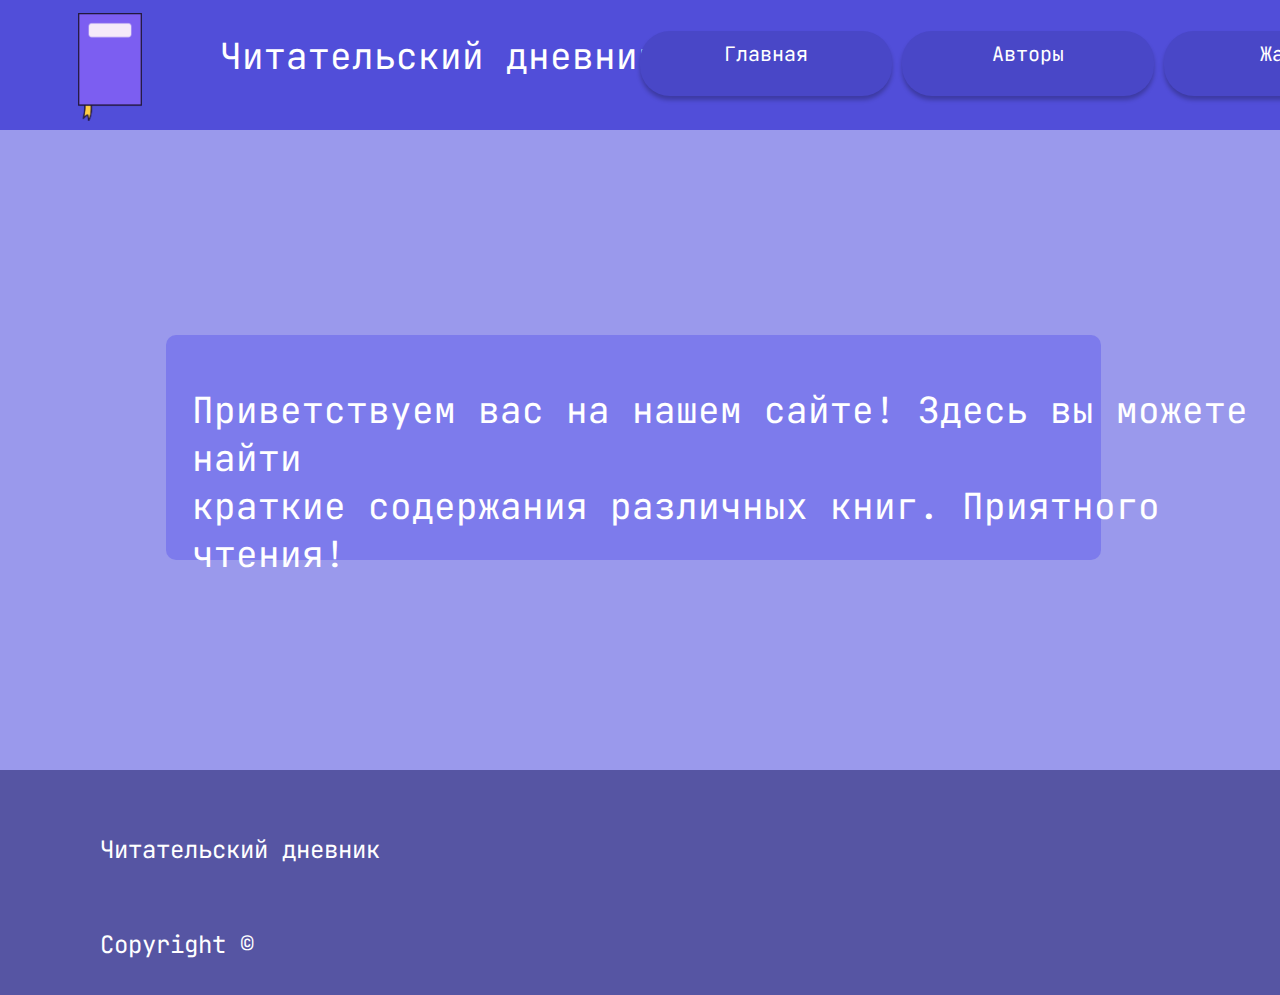
<file: index.html>
<!DOCTYPE html>
<html lang="ru">
<head>
    <meta charset="UTF-8">
    <link rel="stylesheet" href="style.css">
    <meta http-equiv="X-UA-Compatible" content="IE=edge">
    <meta name="viewport" content="width=device-width, initial-scale=1.0">
    <title>Читательский дневник</title>
</head>
<body>
    <header>
        <div class="logo"> 
            <img class="shapka" src='image/logo.png'>
            <p class="text"> Читательский дневник </p> 
        </div>
        <div>
            <a class="button" href="index.html"> Главная </a>
            <a class="button" href="avtors.html"> Авторы </a>
            <a class="button" href="genres.html"> Жанры </a>
        </div>
    </header>
    <main>
            <div class = 'backhi'>  </div>
            <p class = 'hi'> Приветствуем вас на нашем сайте! Здесь вы можете найти<br>
            краткие содержания различных книг. Приятного чтения! </p>
    </main>
    <footer class = 'foot'>
        <p class = 'foot_text'> Читательский дневник </p>
        <p class = 'foot_text'> Copyright © </p>
    </footer>
</body>
</html>
</file>
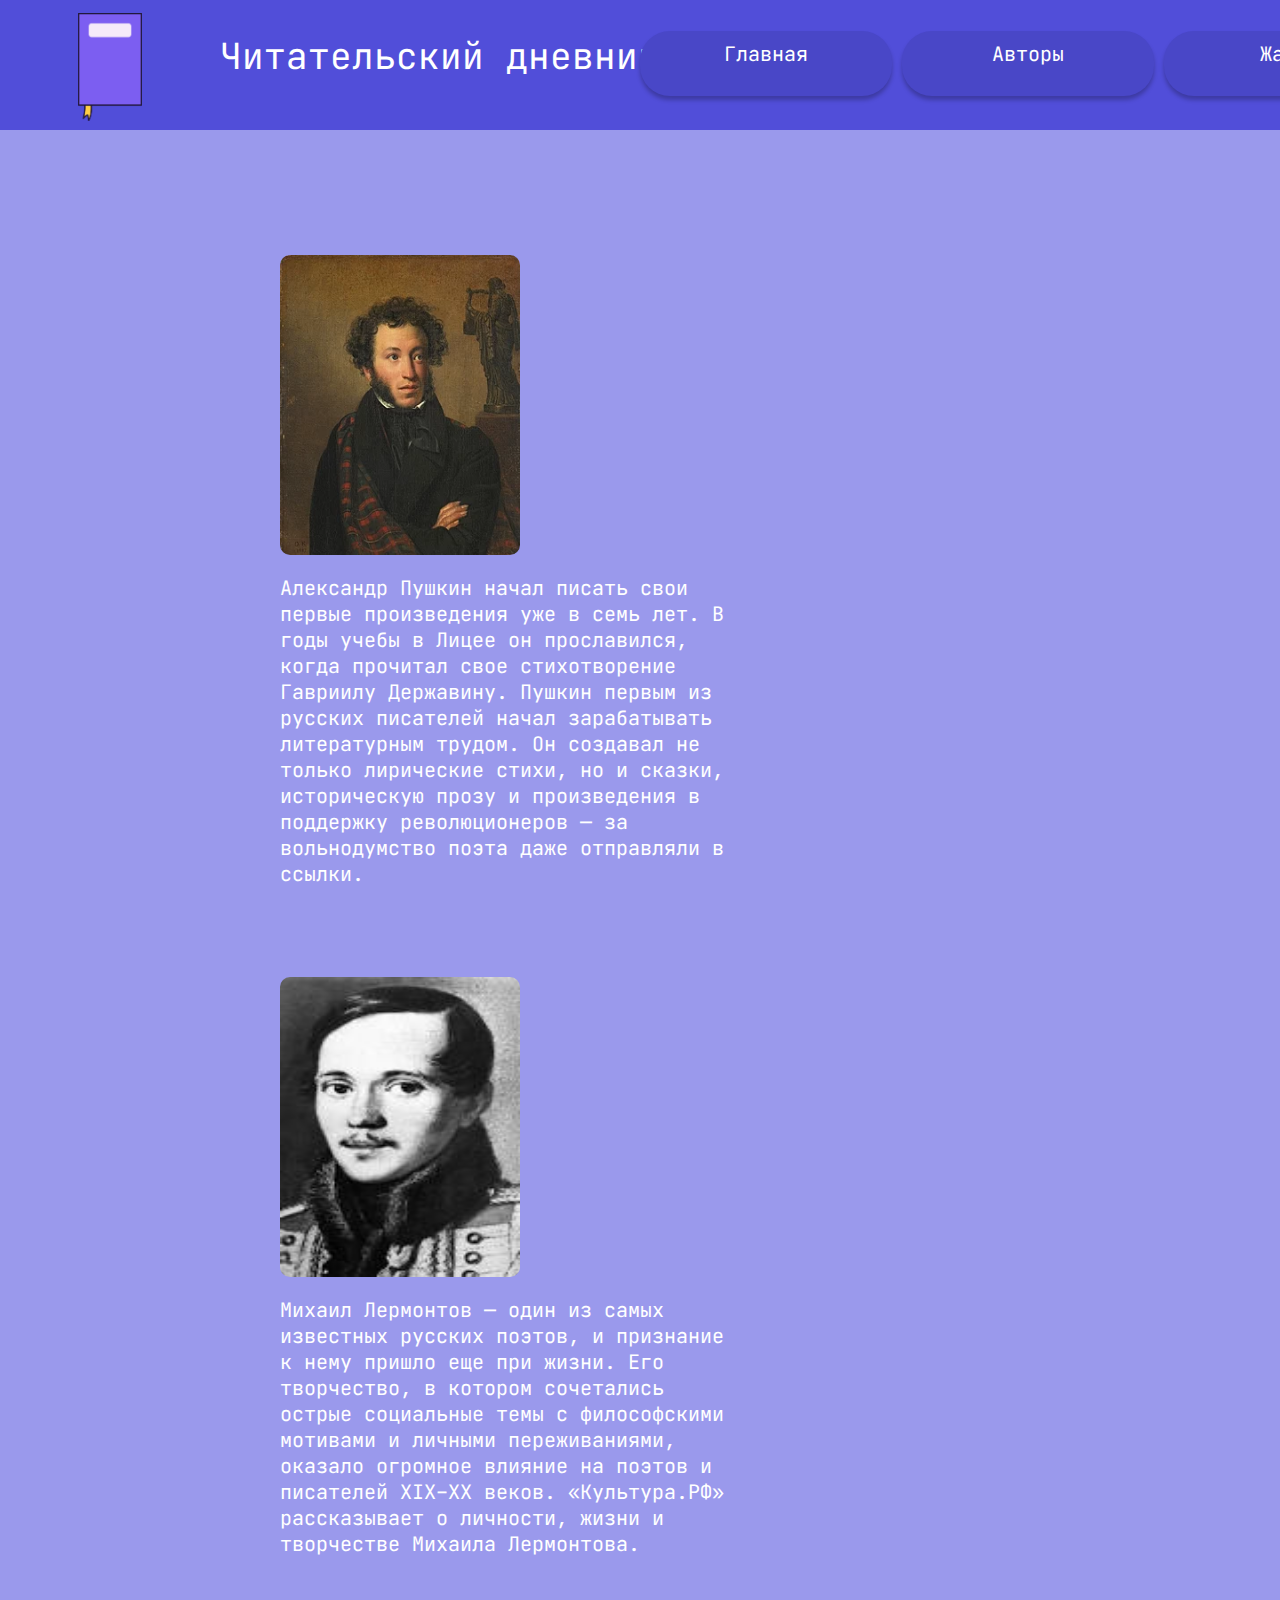
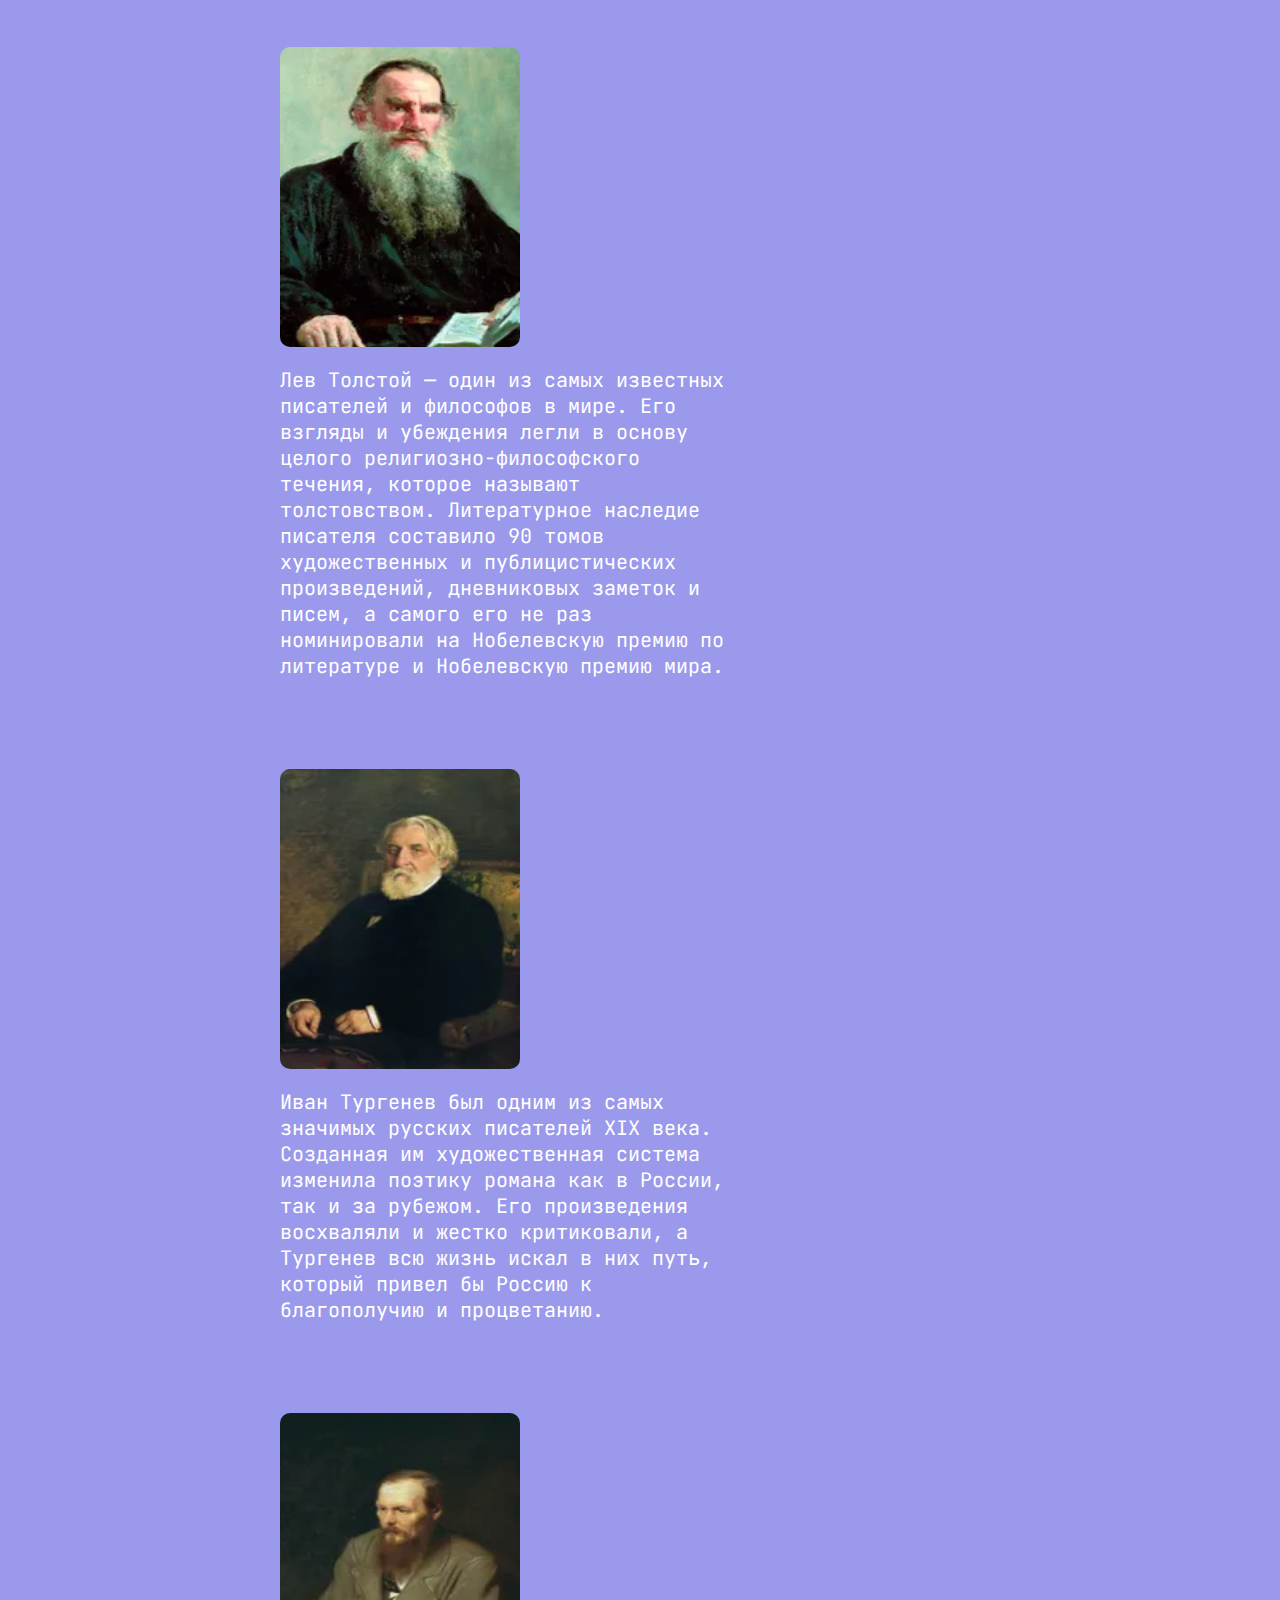
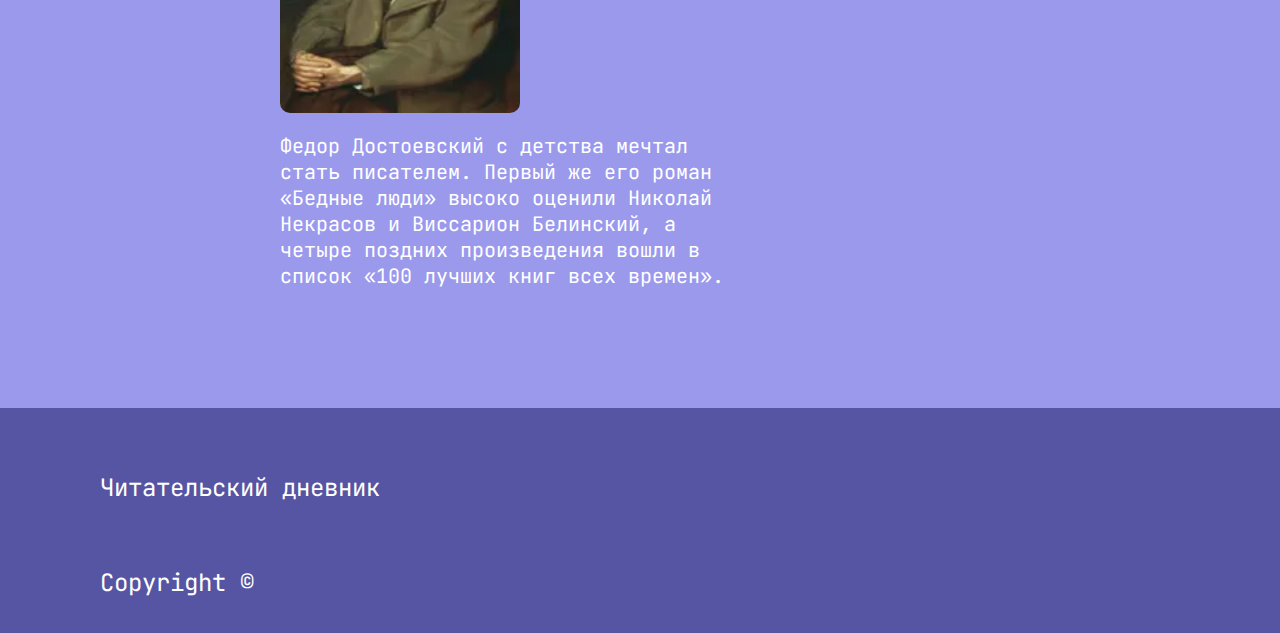
<file: avtors.html>
<!DOCTYPE html>
<html lang="ru">
<head>
    <meta charset="UTF-8">
    <link rel="stylesheet" href="avtorsstyle.css">
    <meta http-equiv="X-UA-Compatible" content="IE=edge">
    <meta name="viewport" content="width=device-width, initial-scale=1.0">
    <title>Читательский дневник</title>
</head>
<body>
    <header>
        <div class="logo"> 
            <img class="shapka" src='image/logo.png'>
            <p class="text"> Читательский дневник </p> 
        </div>
        <div>
            <a class="button" href="index.html"> Главная </a>
            <a class="button" href="avtors.html"> Авторы </a>
            <a class="button" href="genres.html"> Жанры </a>
        </div>
    </header>
    <main>
        <article class = 'auth'> 
            <img class = 'auth_img' src="image/pushkin.webp">
            <p> Александр Пушкин начал писать свои первые произведения уже в семь лет. В годы учебы в Лицее он прославился, когда прочитал свое стихотворение Гавриилу Державину. Пушкин первым из русских писателей начал зарабатывать литературным трудом. Он создавал не только лирические стихи, но и сказки, историческую прозу и произведения в поддержку революционеров — за вольнодумство поэта даже отправляли в ссылки.</p>
        </article>
        <article class = 'auth'> 
            <img class = 'auth_img' src="image/lermontov.jpg">
            <p> Михаил Лермонтов — один из самых известных русских поэтов, и признание к нему пришло еще при жизни. Его творчество, в котором сочетались острые социальные темы с философскими мотивами и личными переживаниями, оказало огромное влияние на поэтов и писателей XIX–XX веков. «Культура.РФ» рассказывает о личности, жизни и творчестве Михаила Лермонтова.</p>    
        </article>
        <article class = 'auth'>
            <img  class ='auth_img' src="image/tolstoy.webp">
            <p>Лев Толстой — один из самых известных писателей и философов в мире. Его взгляды и убеждения легли в основу целого религиозно-философского течения, которое называют толстовством. Литературное наследие писателя составило 90 томов художественных и публицистических произведений, дневниковых заметок и писем, а самого его не раз номинировали на Нобелевскую премию по литературе и Нобелевскую премию мира.</p>
        </article>
        <article class = 'auth'>
            <img class = 'auth_img' src = 'image/turg.webp'>
            <p> Иван Тургенев был одним из самых значимых русских писателей XIX века. Созданная им художественная система изменила поэтику романа как в России, так и за рубежом. Его произведения восхваляли и жестко критиковали, а Тургенев всю жизнь искал в них путь, который привел бы Россию к благополучию и процветанию. </p>
        </article>
        <article class = 'auth'> 
            <img class = 'auth_img' src="image/dosto.webp">
            <p> Федор Достоевский с детства мечтал стать писателем. Первый же его роман «Бедные люди» высоко оценили Николай Некрасов и Виссарион Белинский, а четыре поздних произведения вошли в список «100 лучших книг всех времен». </p>
        </article>
    <footer class = 'foot'>
        <p class = 'foot_text'> Читательский дневник </p>
        <p class = 'foot_text'> Copyright © </p>
    </footer>
</body>
</html>
</file>
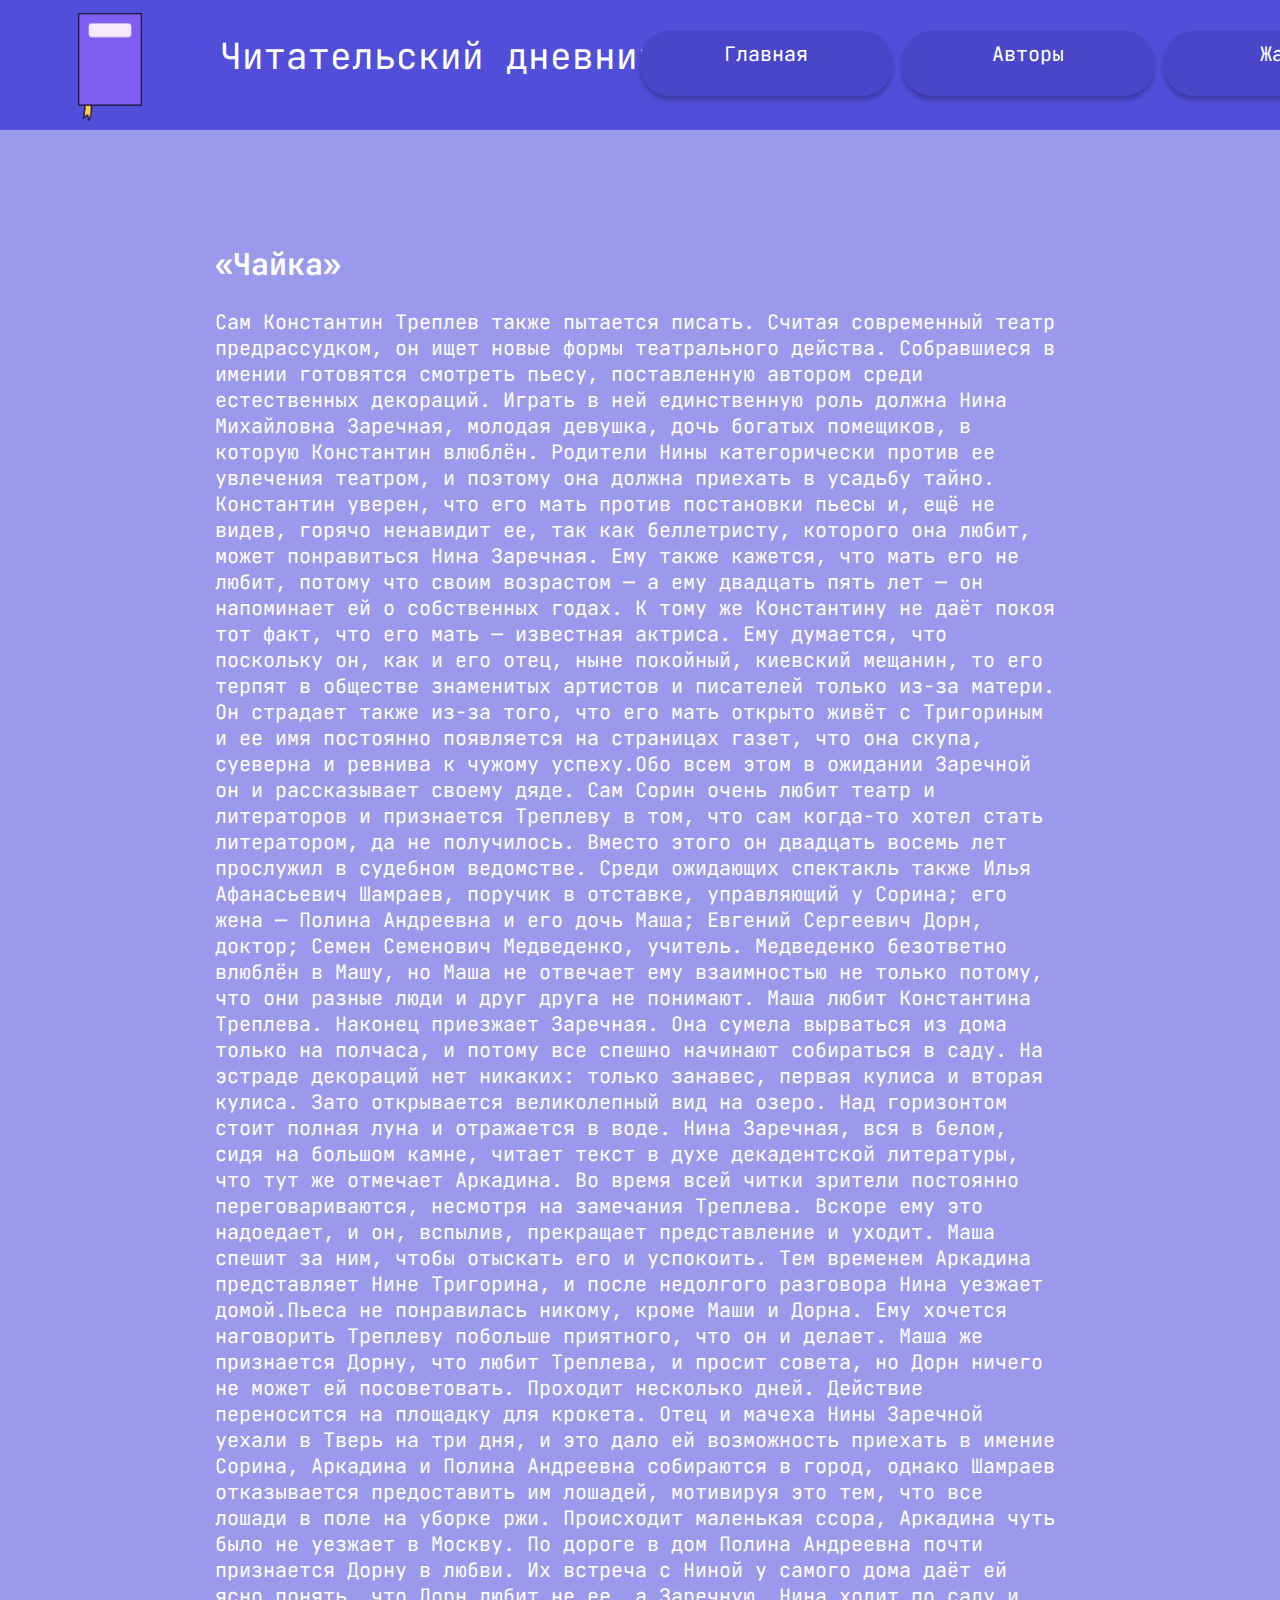
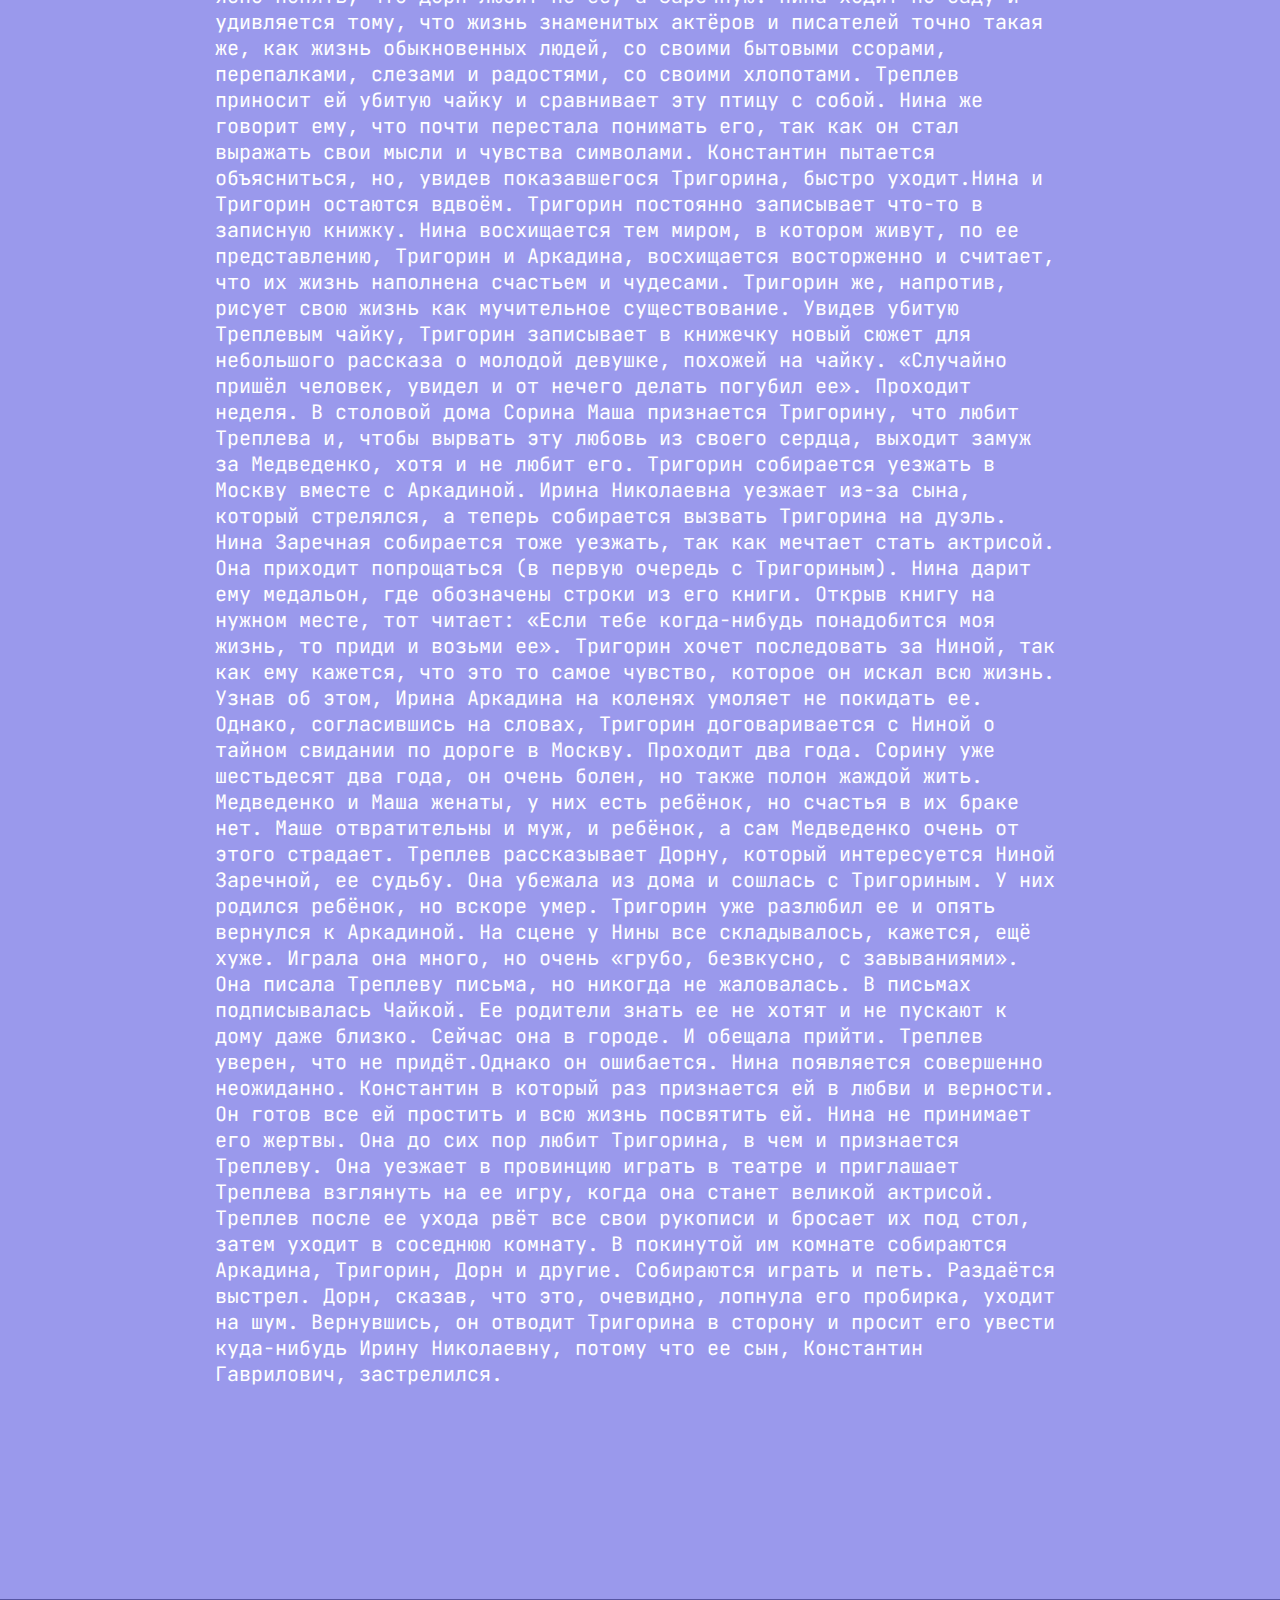
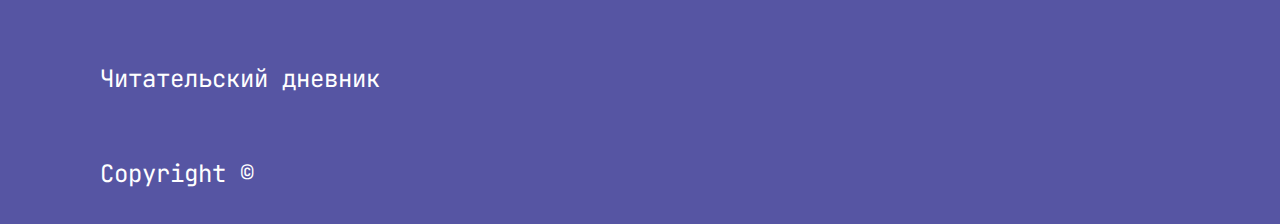
<file: chaika.html>
<!DOCTYPE html>
<html lang="ru">
<head>
    <meta charset="UTF-8">
    <link rel="stylesheet" href="comedystyle.css">
    <meta http-equiv="X-UA-Compatible" content="IE=edge">
    <meta name="viewport" content="width=device-width, initial-scale=1.0">
    <title>Читательский дневник</title>
</head>
<body>
    <header>
        <div class="logo"> 
            <img class="shapka" src='image/logo.png'>
            <p class="text"> Читательский дневник </p> 
        </div>
        <div>
            <a class="button" href="index.html"> Главная </a>
            <a class="button" href="avtors.html"> Авторы </a>
            <a class="button" href="genres.html"> Жанры </a>
        </div>
    </header>
    <main>
        <center>
            <article class = 'proza'>
                <h2> «Чайка» </h2>
                <p> Сам Константин Треплев также пытается писать. Считая современный театр предрассудком, он ищет новые формы театрального действа. Собравшиеся в имении готовятся смотреть пьесу, поставленную автором среди естественных декораций. Играть в ней единственную роль должна Нина Михайловна Заречная, молодая девушка, дочь богатых помещиков, в которую Константин влюблён. Родители Нины категорически против ее увлечения театром, и поэтому она должна приехать в усадьбу тайно.

                    Константин уверен, что его мать против постановки пьесы и, ещё не видев, горячо ненавидит ее, так как беллетристу, которого она любит, может понравиться Нина Заречная. Ему также кажется, что мать его не любит, потому что своим возрастом — а ему двадцать пять лет — он напоминает ей о собственных годах. К тому же Константину не даёт покоя тот факт, что его мать — известная актриса. Ему думается, что поскольку он, как и его отец, ныне покойный, киевский мещанин, то его терпят в обществе знаменитых артистов и писателей только из-за матери. Он страдает также из-за того, что его мать открыто живёт с Тригориным и ее имя постоянно появляется на страницах газет, что она скупа, суеверна и ревнива к чужому успеху.Обо всем этом в ожидании Заречной он и рассказывает своему дяде. Сам Сорин очень любит театр и литераторов и признается Треплеву в том, что сам когда-то хотел стать литератором, да не получилось. Вместо этого он двадцать восемь лет прослужил в судебном ведомстве.

                    Среди ожидающих спектакль также Илья Афанасьевич Шамраев, поручик в отставке, управляющий у Сорина; его жена — Полина Андреевна и его дочь Маша; Евгений Сергеевич Дорн, доктор; Семен Семенович Медведенко, учитель. Медведенко безответно влюблён в Машу, но Маша не отвечает ему взаимностью не только потому, что они разные люди и друг друга не понимают. Маша любит Константина Треплева.
                    
                    Наконец приезжает Заречная. Она сумела вырваться из дома только на полчаса, и потому все спешно начинают собираться в саду. На эстраде декораций нет никаких: только занавес, первая кулиса и вторая кулиса. Зато открывается великолепный вид на озеро. Над горизонтом стоит полная луна и отражается в воде. Нина Заречная, вся в белом, сидя на большом камне, читает текст в духе декадентской литературы, что тут же отмечает Аркадина. Во время всей читки зрители постоянно переговариваются, несмотря на замечания Треплева. Вскоре ему это надоедает, и он, вспылив, прекращает представление и уходит. Маша спешит за ним, чтобы отыскать его и успокоить. Тем временем Аркадина представляет Нине Тригорина, и после недолгого разговора Нина уезжает домой.Пьеса не понравилась никому, кроме Маши и Дорна. Ему хочется наговорить Треплеву побольше приятного, что он и делает. Маша же признается Дорну, что любит Треплева, и просит совета, но Дорн ничего не может ей посоветовать.

                    Проходит несколько дней. Действие переносится на площадку для крокета. Отец и мачеха Нины Заречной уехали в Тверь на три дня, и это дало ей возможность приехать в имение Сорина, Аркадина и Полина Андреевна собираются в город, однако Шамраев отказывается предоставить им лошадей, мотивируя это тем, что все лошади в поле на уборке ржи. Происходит маленькая ссора, Аркадина чуть было не уезжает в Москву. По дороге в дом Полина Андреевна почти признается Дорну в любви. Их встреча с Ниной у самого дома даёт ей ясно понять, что Дорн любит не ее, а Заречную.
                    
                    Нина ходит по саду и удивляется тому, что жизнь знаменитых актёров и писателей точно такая же, как жизнь обыкновенных людей, со своими бытовыми ссорами, перепалками, слезами и радостями, со своими хлопотами. Треплев приносит ей убитую чайку и сравнивает эту птицу с собой. Нина же говорит ему, что почти перестала понимать его, так как он стал выражать свои мысли и чувства символами. Константин пытается объясниться, но, увидев показавшегося Тригорина, быстро уходит.Нина и Тригорин остаются вдвоём. Тригорин постоянно записывает что-то в записную книжку. Нина восхищается тем миром, в котором живут, по ее представлению, Тригорин и Аркадина, восхищается восторженно и считает, что их жизнь наполнена счастьем и чудесами. Тригорин же, напротив, рисует свою жизнь как мучительное существование. Увидев убитую Треплевым чайку, Тригорин записывает в книжечку новый сюжет для небольшого рассказа о молодой девушке, похожей на чайку. «Случайно пришёл человек, увидел и от нечего делать погубил ее».

                    Проходит неделя. В столовой дома Сорина Маша признается Тригорину, что любит Треплева и, чтобы вырвать эту любовь из своего сердца, выходит замуж за Медведенко, хотя и не любит его. Тригорин собирается уезжать в Москву вместе с Аркадиной. Ирина Николаевна уезжает из-за сына, который стрелялся, а теперь собирается вызвать Тригорина на дуэль. Нина Заречная собирается тоже уезжать, так как мечтает стать актрисой. Она приходит попрощаться (в первую очередь с Тригориным). Нина дарит ему медальон, где обозначены строки из его книги. Открыв книгу на нужном месте, тот читает: «Если тебе когда-нибудь понадобится моя жизнь, то приди и возьми ее». Тригорин хочет последовать за Ниной, так как ему кажется, что это то самое чувство, которое он искал всю жизнь. Узнав об этом, Ирина Аркадина на коленях умоляет не покидать ее. Однако, согласившись на словах, Тригорин договаривается с Ниной о тайном свидании по дороге в Москву.
                    
                    Проходит два года. Сорину уже шестьдесят два года, он очень болен, но также полон жаждой жить. Медведенко и Маша женаты, у них есть ребёнок, но счастья в их браке нет. Маше отвратительны и муж, и ребёнок, а сам Медведенко очень от этого страдает.
                    
                    Треплев рассказывает Дорну, который интересуется Ниной Заречной, ее судьбу. Она убежала из дома и сошлась с Тригориным. У них родился ребёнок, но вскоре умер. Тригорин уже разлюбил ее и опять вернулся к Аркадиной. На сцене у Нины все складывалось, кажется, ещё хуже. Играла она много, но очень «грубо, безвкусно, с завываниями». Она писала Треплеву письма, но никогда не жаловалась. В письмах подписывалась Чайкой. Ее родители знать ее не хотят и не пускают к дому даже близко. Сейчас она в городе. И обещала прийти. Треплев уверен, что не придёт.Однако он ошибается. Нина появляется совершенно неожиданно. Константин в который раз признается ей в любви и верности. Он готов все ей простить и всю жизнь посвятить ей. Нина не принимает его жертвы. Она до сих пор любит Тригорина, в чем и признается Треплеву. Она уезжает в провинцию играть в театре и приглашает Треплева взглянуть на ее игру, когда она станет великой актрисой.

                    Треплев после ее ухода рвёт все свои рукописи и бросает их под стол, затем уходит в соседнюю комнату. В покинутой им комнате собираются Аркадина, Тригорин, Дорн и другие. Собираются играть и петь. Раздаётся выстрел. Дорн, сказав, что это, очевидно, лопнула его пробирка, уходит на шум. Вернувшись, он отводит Тригорина в сторону и просит его увести куда-нибудь Ирину Николаевну, потому что ее сын, Константин Гаврилович, застрелился.
                     </p>
            </article>
        </center>
    </main>
    <footer class = 'foot'>
        <p class = 'foot_text'> Читательский дневник </p>
        <p class = 'foot_text'> Copyright © </p>
    </footer>
</body>
</html>
</file>
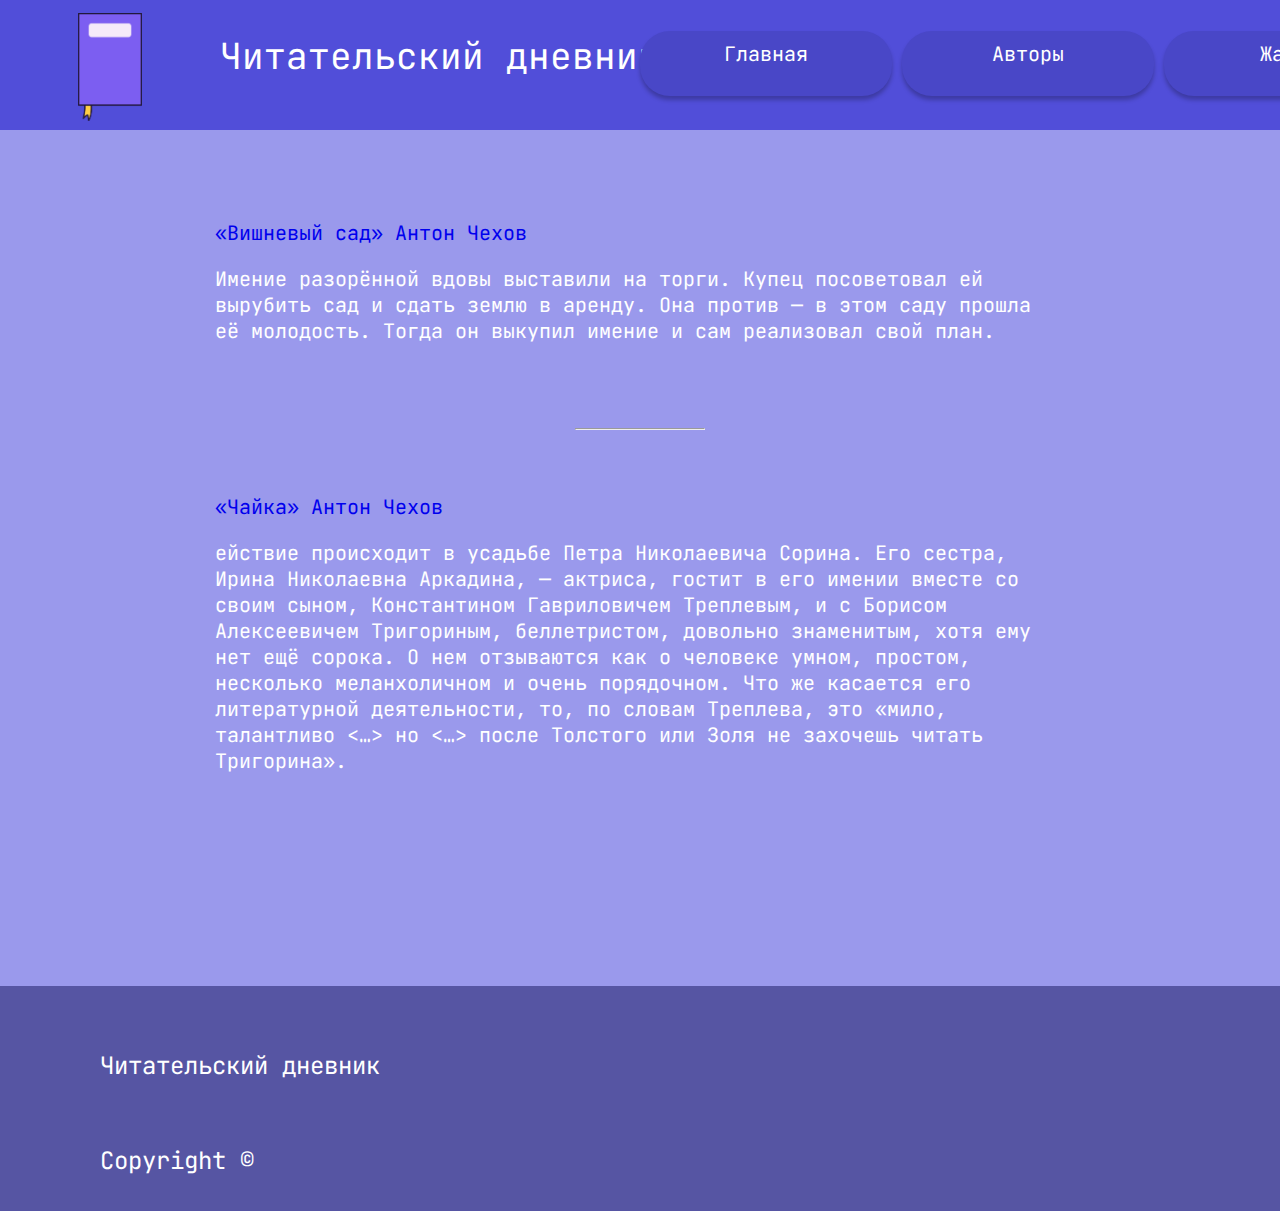
<file: comedy.html>
<!DOCTYPE html>
<html lang="ru">
<head>
    <meta charset="UTF-8">
    <link rel="stylesheet" href="comedystyle.css">
    <meta http-equiv="X-UA-Compatible" content="IE=edge">
    <meta name="viewport" content="width=device-width, initial-scale=1.0">
    <title>Читательский дневник</title>
</head>
<body>
    <header>
        <div class="logo"> 
            <img class="shapka" src='image/logo.png'>
            <p class="text"> Читательский дневник </p> 
        </div>
        <div>
            <a class="button" href="index.html"> Главная </a>
            <a class="button" href="avtors.html"> Авторы </a>
            <a class="button" href="genres.html"> Жанры </a>
        </div>
    </header>
    <main>
        <center>
            <article class = 'proza'>
                <a class = 'non' href="visnya.html"> «Вишневый сад» Антон Чехов </a>
                <p> Имение разорённой вдовы выставили на торги. Купец посоветовал ей вырубить сад и сдать землю в аренду. Она против — в этом саду прошла её молодость. Тогда он выкупил имение и сам реализовал свой план.
                     </p>
            </article>
        </article>
        <hr class = 'space'> 
            <article class = 'proza'>
                <a class = 'non' href="chaika.html"> «Чайка» Антон Чехов </a>
                <p> ействие происходит в усадьбе Петра Николаевича Сорина. Его сестра, Ирина Николаевна Аркадина, — актриса, гостит в его имении вместе со своим сыном, Константином Гавриловичем Треплевым, и с Борисом Алексеевичем Тригориным, беллетристом, довольно знаменитым, хотя ему нет ещё сорока. О нем отзываются как о человеке умном, простом, несколько меланхоличном и очень порядочном. Что же касается его литературной деятельности, то, по словам Треплева, это «мило, талантливо <…> но <…> после Толстого или Золя не захочешь читать Тригорина».
                     </p>

        </center>

    </main>
    <footer class = 'foot'>
        <p class = 'foot_text'> Читательский дневник </p>
        <p class = 'foot_text'> Copyright © </p>
    </footer>
</body>
</html>
</file>
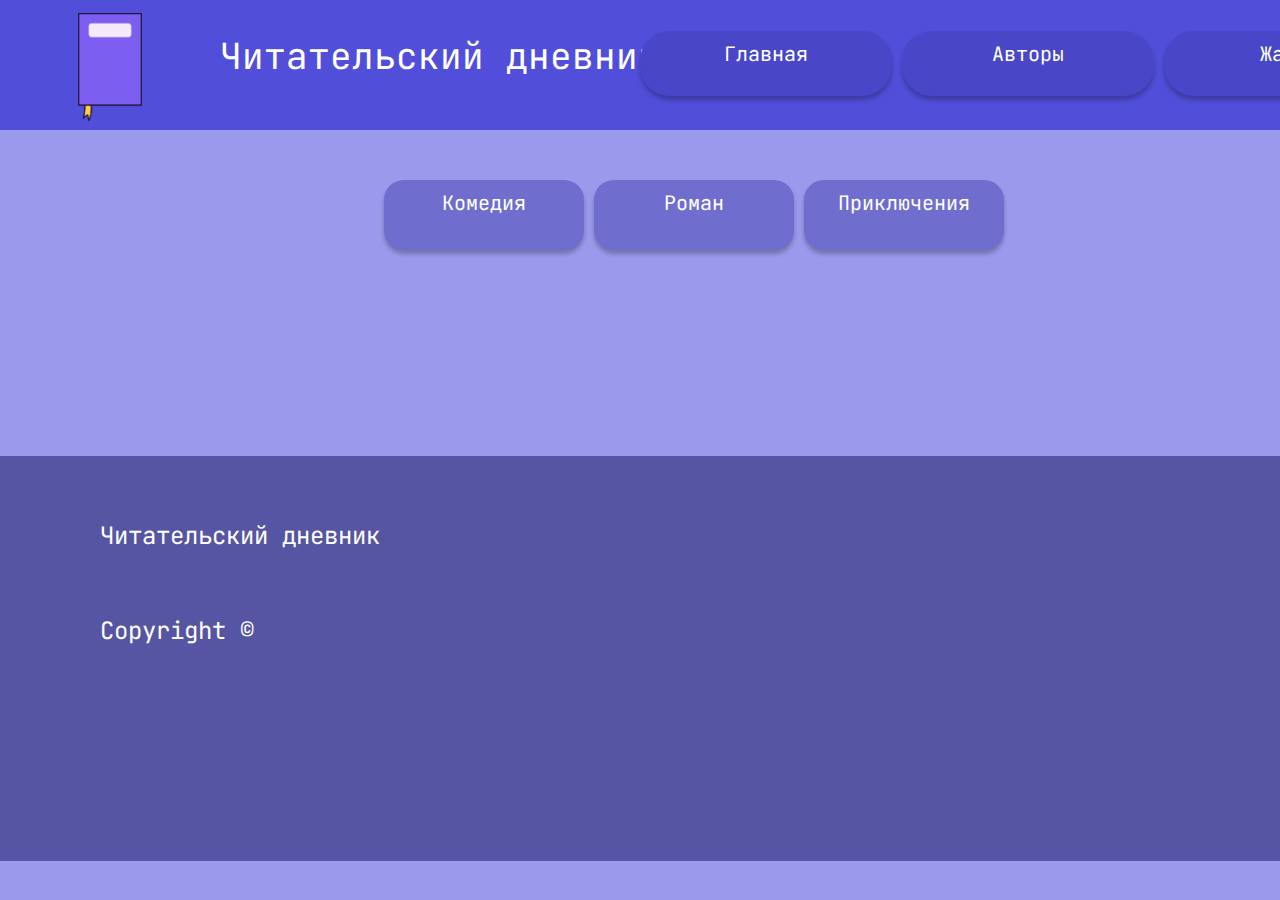
<file: genres.html>
<!DOCTYPE html>
<html lang="ru">
<head>
    <meta charset="UTF-8">
    <link rel="stylesheet" href="genresstyle.css">
    <meta http-equiv="X-UA-Compatible" content="IE=edge">
    <meta name="viewport" content="width=device-width, initial-scale=1.0">
    <title>Читательский дневник</title>
</head>
<body>
    <header>
        <div class="logo"> 
            <img class="shapka" src='image/logo.png'>
            <p class="text"> Читательский дневник </p> 
        </div>
        <div>
            <a class="button" href="index.html"> Главная </a>
            <a class="button" href="avtors.html"> Авторы </a>
            <a class="button" href="genres.html"> Жанры </a>
        </div>
    </header>
    <main>
        <div>  
            <a class = 'but_genre' href="comedy.html"> Комедия </a>
            <a class = 'but_genre' href="roman.html"> Роман </a>
            <a class = 'but_genre' href="prikl.html"> Приключения </a>
        </div>
    </main>
    <footer class = 'foot'>
        <p class = 'foot_text'> Читательский дневник </p>
        <p class = 'foot_text'> Copyright © </p>
    </footer>
</body>
</html>
</file>
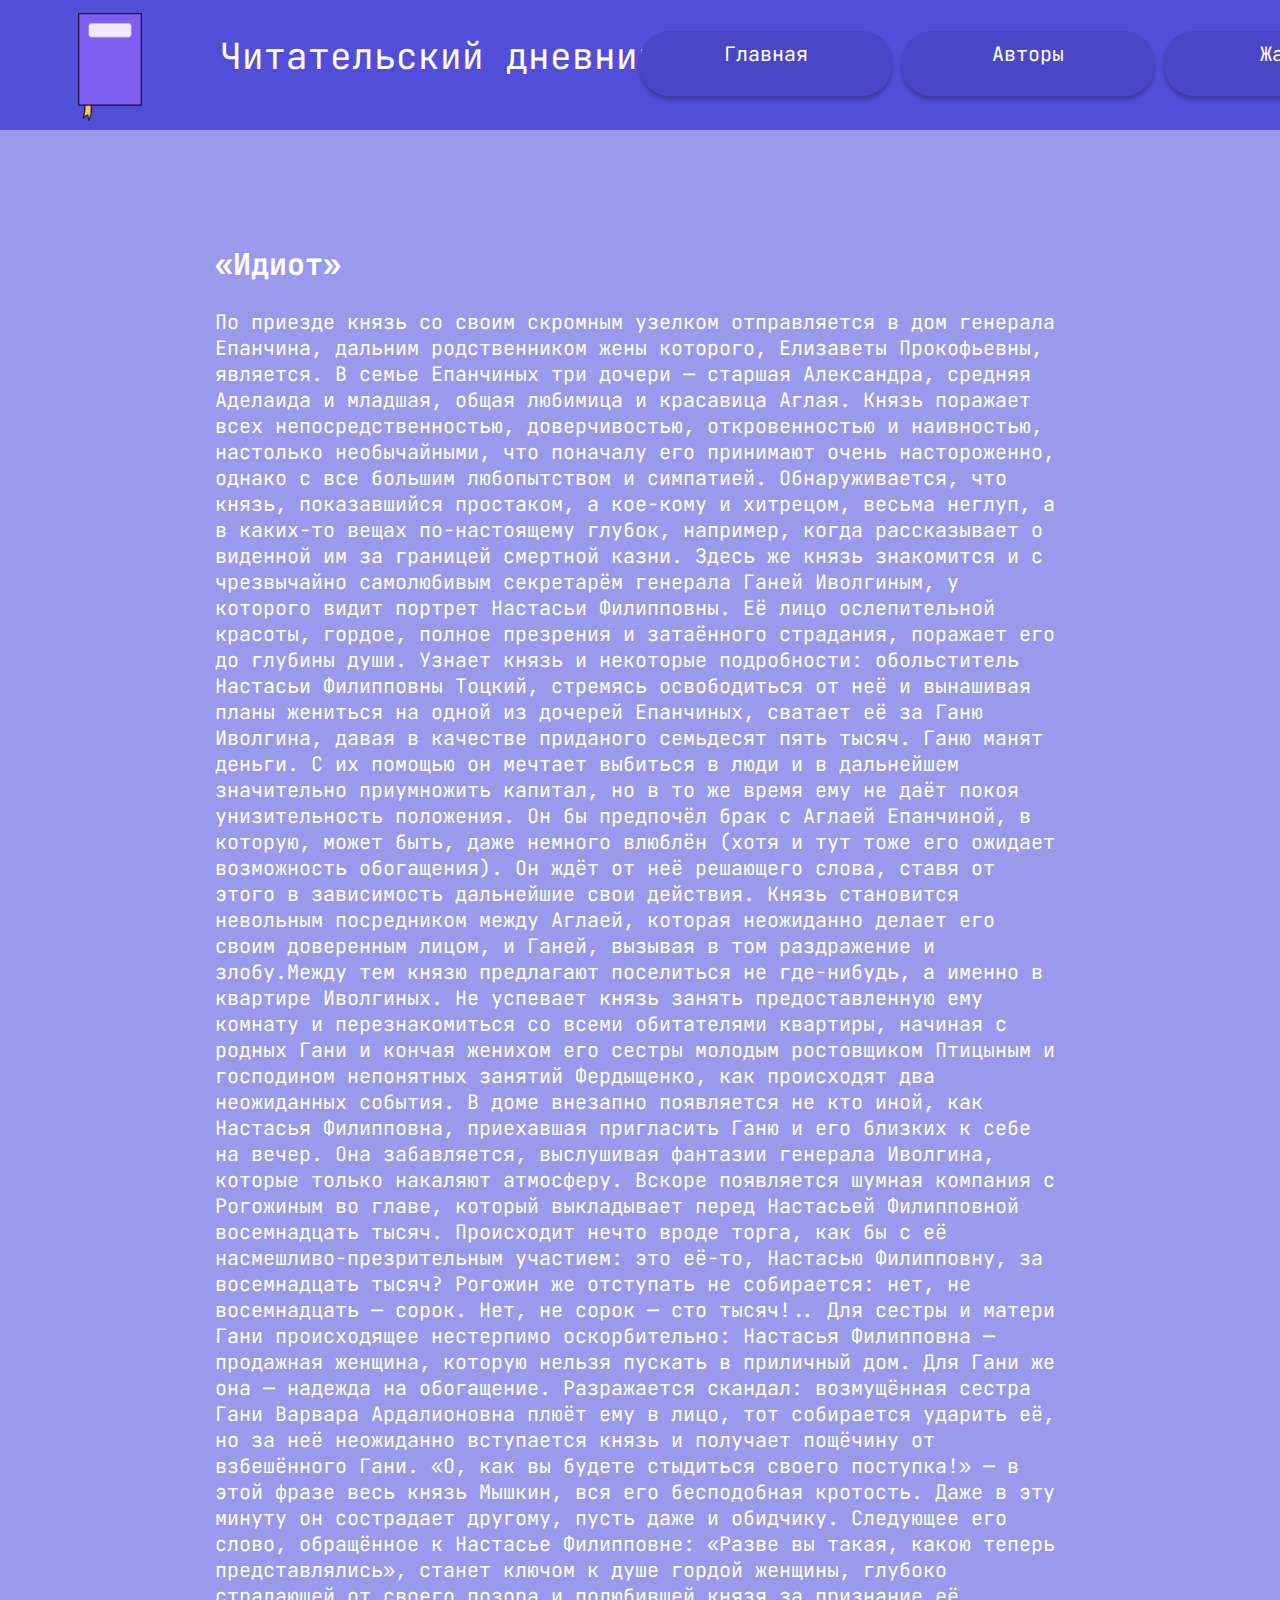
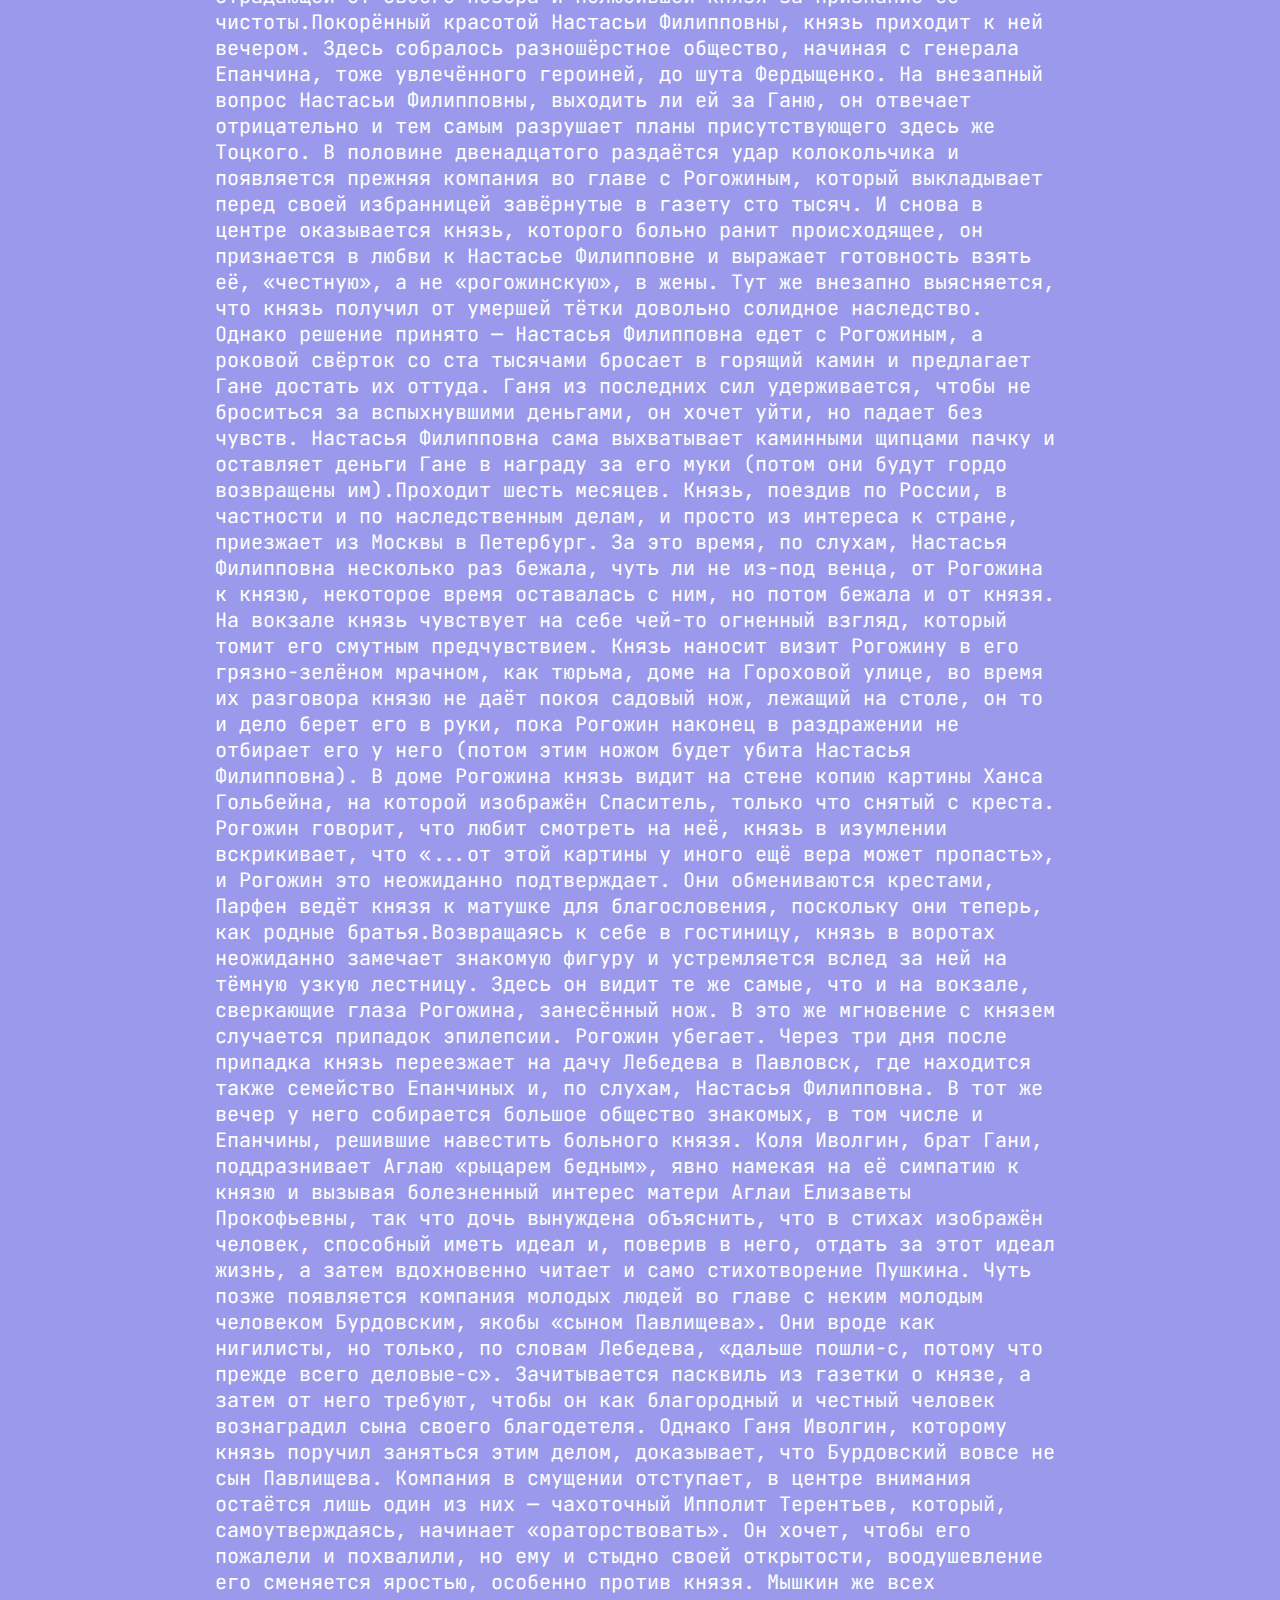
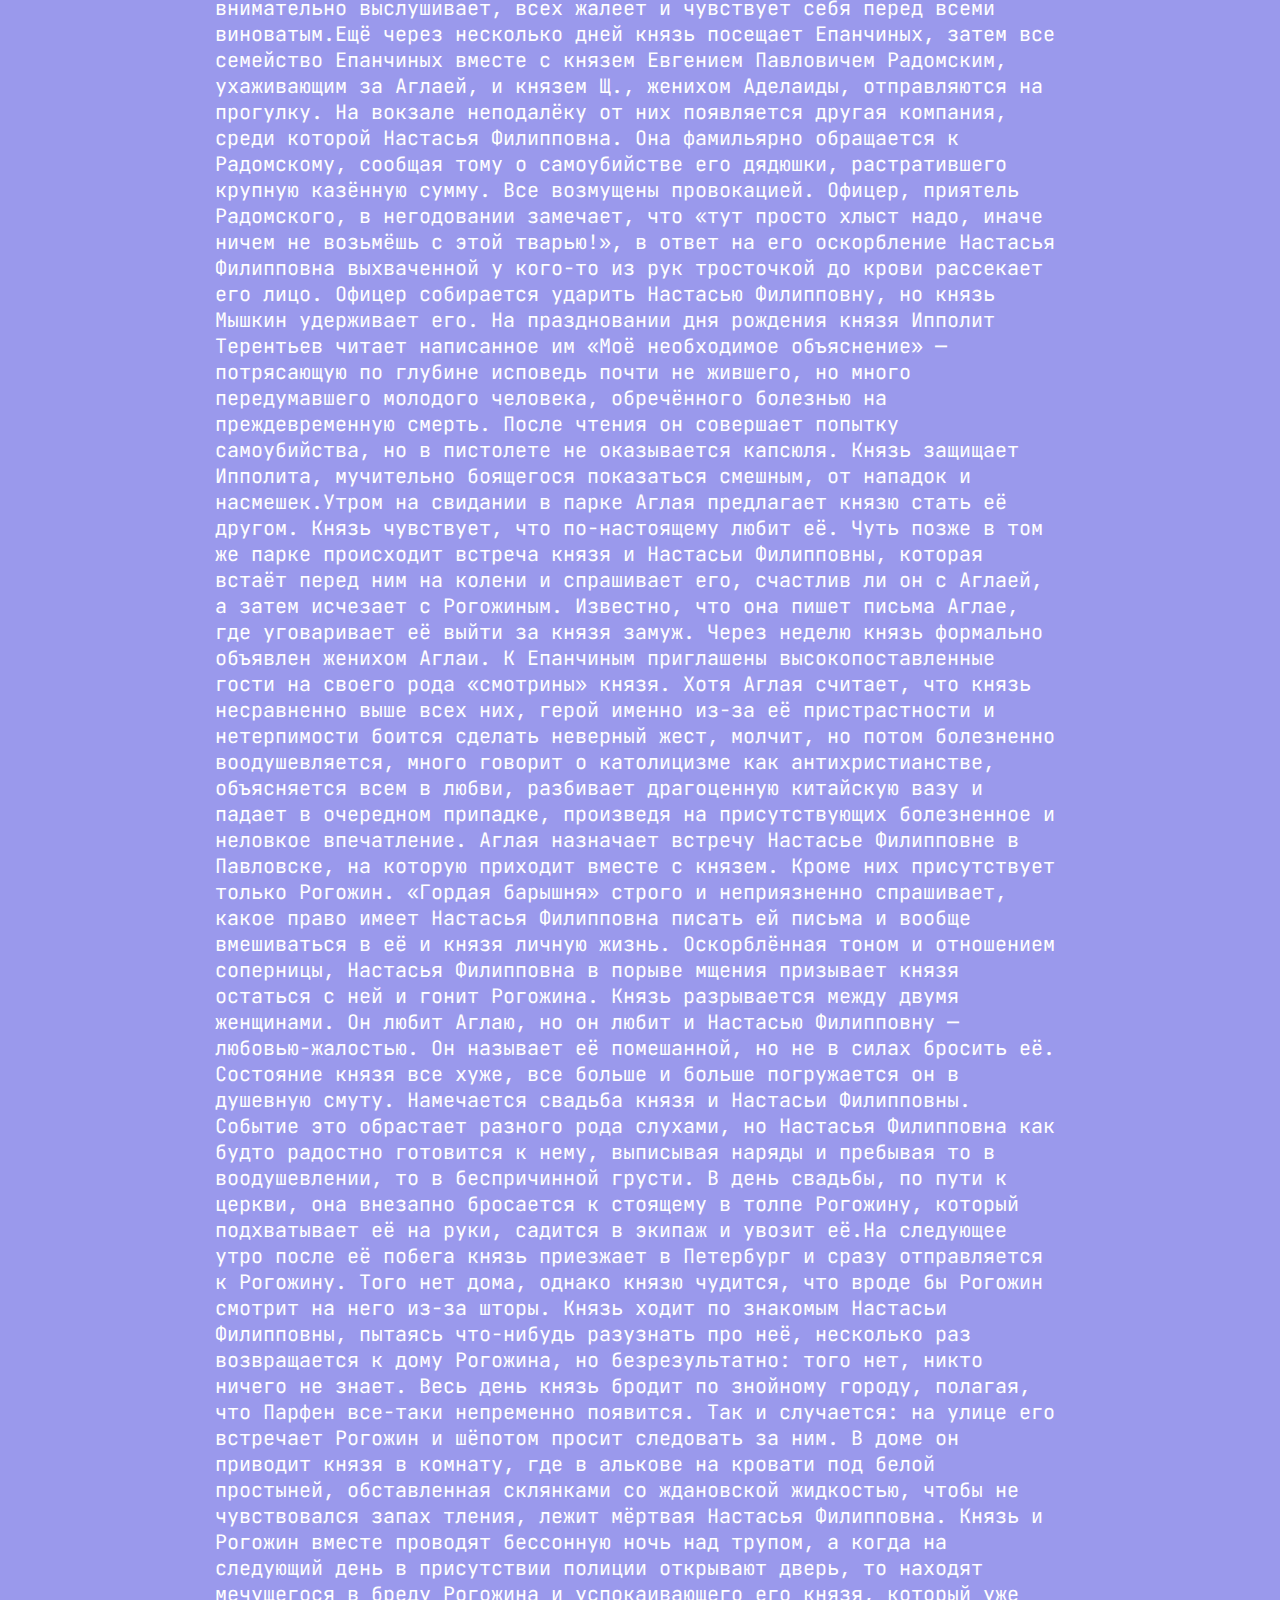
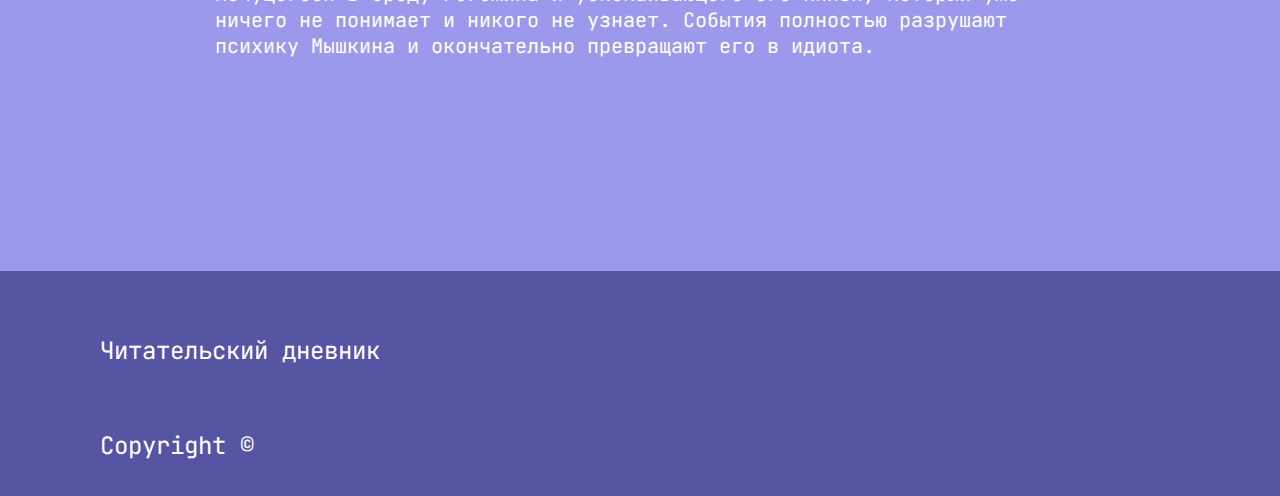
<file: idiot.html>
<!DOCTYPE html>
<html lang="ru">
<head>
    <meta charset="UTF-8">
    <link rel="stylesheet" href="comedystyle.css">
    <meta http-equiv="X-UA-Compatible" content="IE=edge">
    <meta name="viewport" content="width=device-width, initial-scale=1.0">
    <title>Читательский дневник</title>
</head>
<body>
    <header>
        <div class="logo"> 
            <img class="shapka" src='image/logo.png'>
            <p class="text"> Читательский дневник </p> 
        </div>
        <div>
            <a class="button" href="index.html"> Главная </a>
            <a class="button" href="avtors.html"> Авторы </a>
            <a class="button" href="genres.html"> Жанры </a>
        </div>
    </header>
    <main>
        <center>
            <article class = 'proza'>
                <h2> «Идиот» </h2>
                <p> По приезде князь со своим скромным узелком отправляется в дом генерала Епанчина, дальним родственником жены которого, Елизаветы Прокофьевны, является. В семье Епанчиных три дочери — старшая Александра, средняя Аделаида и младшая, общая любимица и красавица Аглая. Князь поражает всех непосредственностью, доверчивостью, откровенностью и наивностью, настолько необычайными, что поначалу его принимают очень настороженно, однако с все большим любопытством и симпатией. Обнаруживается, что князь, показавшийся простаком, а кое-кому и хитрецом, весьма неглуп, а в каких-то вещах по-настоящему глубок, например, когда рассказывает о виденной им за границей смертной казни. Здесь же князь знакомится и с чрезвычайно самолюбивым секретарём генерала Ганей Иволгиным, у которого видит портрет Настасьи Филипповны. Её лицо ослепительной красоты, гордое, полное презрения и затаённого страдания, поражает его до глубины души.

                    Узнает князь и некоторые подробности: обольститель Настасьи Филипповны Тоцкий, стремясь освободиться от неё и вынашивая планы жениться на одной из дочерей Епанчиных, сватает её за Ганю Иволгина, давая в качестве приданого семьдесят пять тысяч. Ганю манят деньги. С их помощью он мечтает выбиться в люди и в дальнейшем значительно приумножить капитал, но в то же время ему не даёт покоя унизительность положения. Он бы предпочёл брак с Аглаей Епанчиной, в которую, может быть, даже немного влюблён (хотя и тут тоже его ожидает возможность обогащения). Он ждёт от неё решающего слова, ставя от этого в зависимость дальнейшие свои действия. Князь становится невольным посредником между Аглаей, которая неожиданно делает его своим доверенным лицом, и Ганей, вызывая в том раздражение и злобу.Между тем князю предлагают поселиться не где-нибудь, а именно в квартире Иволгиных. Не успевает князь занять предоставленную ему комнату и перезнакомиться со всеми обитателями квартиры, начиная с родных Гани и кончая женихом его сестры молодым ростовщиком Птицыным и господином непонятных занятий Фердыщенко, как происходят два неожиданных события. В доме внезапно появляется не кто иной, как Настасья Филипповна, приехавшая пригласить Ганю и его близких к себе на вечер. Она забавляется, выслушивая фантазии генерала Иволгина, которые только накаляют атмосферу. Вскоре появляется шумная компания с Рогожиным во главе, который выкладывает перед Настасьей Филипповной восемнадцать тысяч. Происходит нечто вроде торга, как бы с её насмешливо-презрительным участием: это её-то, Настасью Филипповну, за восемнадцать тысяч? Рогожин же отступать не собирается: нет, не восемнадцать — сорок. Нет, не сорок — сто тысяч!..

                    Для сестры и матери Гани происходящее нестерпимо оскорбительно: Настасья Филипповна — продажная женщина, которую нельзя пускать в приличный дом. Для Гани же она — надежда на обогащение. Разражается скандал: возмущённая сестра Гани Варвара Ардалионовна плюёт ему в лицо, тот собирается ударить её, но за неё неожиданно вступается князь и получает пощёчину от взбешённого Гани. «О, как вы будете стыдиться своего поступка!» — в этой фразе весь князь Мышкин, вся его бесподобная кротость. Даже в эту минуту он сострадает другому, пусть даже и обидчику. Следующее его слово, обращённое к Настасье Филипповне: «Разве вы такая, какою теперь представлялись», станет ключом к душе гордой женщины, глубоко страдающей от своего позора и полюбившей князя за признание её чистоты.Покорённый красотой Настасьи Филипповны, князь приходит к ней вечером. Здесь собралось разношёрстное общество, начиная с генерала Епанчина, тоже увлечённого героиней, до шута Фердыщенко. На внезапный вопрос Настасьи Филипповны, выходить ли ей за Ганю, он отвечает отрицательно и тем самым разрушает планы присутствующего здесь же Тоцкого. В половине двенадцатого раздаётся удар колокольчика и появляется прежняя компания во главе с Рогожиным, который выкладывает перед своей избранницей завёрнутые в газету сто тысяч.

                    И снова в центре оказывается князь, которого больно ранит происходящее, он признается в любви к Настасье Филипповне и выражает готовность взять её, «честную», а не «рогожинскую», в жены. Тут же внезапно выясняется, что князь получил от умершей тётки довольно солидное наследство. Однако решение принято — Настасья Филипповна едет с Рогожиным, а роковой свёрток со ста тысячами бросает в горящий камин и предлагает Гане достать их оттуда. Ганя из последних сил удерживается, чтобы не броситься за вспыхнувшими деньгами, он хочет уйти, но падает без чувств. Настасья Филипповна сама выхватывает каминными щипцами пачку и оставляет деньги Гане в награду за его муки (потом они будут гордо возвращены им).Проходит шесть месяцев. Князь, поездив по России, в частности и по наследственным делам, и просто из интереса к стране, приезжает из Москвы в Петербург. За это время, по слухам, Настасья Филипповна несколько раз бежала, чуть ли не из-под венца, от Рогожина к князю, некоторое время оставалась с ним, но потом бежала и от князя.

                    На вокзале князь чувствует на себе чей-то огненный взгляд, который томит его смутным предчувствием. Князь наносит визит Рогожину в его грязно-зелёном мрачном, как тюрьма, доме на Гороховой улице, во время их разговора князю не даёт покоя садовый нож, лежащий на столе, он то и дело берет его в руки, пока Рогожин наконец в раздражении не отбирает его у него (потом этим ножом будет убита Настасья Филипповна). В доме Рогожина князь видит на стене копию картины Ханса Гольбейна, на которой изображён Спаситель, только что снятый с креста. Рогожин говорит, что любит смотреть на неё, князь в изумлении вскрикивает, что «...от этой картины у иного ещё вера может пропасть», и Рогожин это неожиданно подтверждает. Они обмениваются крестами, Парфен ведёт князя к матушке для благословения, поскольку они теперь, как родные братья.Возвращаясь к себе в гостиницу, князь в воротах неожиданно замечает знакомую фигуру и устремляется вслед за ней на тёмную узкую лестницу. Здесь он видит те же самые, что и на вокзале, сверкающие глаза Рогожина, занесённый нож. В это же мгновение с князем случается припадок эпилепсии. Рогожин убегает.

                    Через три дня после припадка князь переезжает на дачу Лебедева в Павловск, где находится также семейство Епанчиных и, по слухам, Настасья Филипповна. В тот же вечер у него собирается большое общество знакомых, в том числе и Епанчины, решившие навестить больного князя. Коля Иволгин, брат Гани, поддразнивает Аглаю «рыцарем бедным», явно намекая на её симпатию к князю и вызывая болезненный интерес матери Аглаи Елизаветы Прокофьевны, так что дочь вынуждена объяснить, что в стихах изображён человек, способный иметь идеал и, поверив в него, отдать за этот идеал жизнь, а затем вдохновенно читает и само стихотворение Пушкина.
                    
                    Чуть позже появляется компания молодых людей во главе с неким молодым человеком Бурдовским, якобы «сыном Павлищева». Они вроде как нигилисты, но только, по словам Лебедева, «дальше пошли-с, потому что прежде всего деловые-с». Зачитывается пасквиль из газетки о князе, а затем от него требуют, чтобы он как благородный и честный человек вознаградил сына своего благодетеля. Однако Ганя Иволгин, которому князь поручил заняться этим делом, доказывает, что Бурдовский вовсе не сын Павлищева. Компания в смущении отступает, в центре внимания остаётся лишь один из них — чахоточный Ипполит Терентьев, который, самоутверждаясь, начинает «ораторствовать». Он хочет, чтобы его пожалели и похвалили, но ему и стыдно своей открытости, воодушевление его сменяется яростью, особенно против князя. Мышкин же всех внимательно выслушивает, всех жалеет и чувствует себя перед всеми виноватым.Ещё через несколько дней князь посещает Епанчиных, затем все семейство Епанчиных вместе с князем Евгением Павловичем Радомским, ухаживающим за Аглаей, и князем Щ., женихом Аделаиды, отправляются на прогулку. На вокзале неподалёку от них появляется другая компания, среди которой Настасья Филипповна. Она фамильярно обращается к Радомскому, сообщая тому о самоубийстве его дядюшки, растратившего крупную казённую сумму. Все возмущены провокацией. Офицер, приятель Радомского, в негодовании замечает, что «тут просто хлыст надо, иначе ничем не возьмёшь с этой тварью!», в ответ на его оскорбление Настасья Филипповна выхваченной у кого-то из рук тросточкой до крови рассекает его лицо. Офицер собирается ударить Настасью Филипповну, но князь Мышкин удерживает его.

                    На праздновании дня рождения князя Ипполит Терентьев читает написанное им «Моё необходимое объяснение» — потрясающую по глубине исповедь почти не жившего, но много передумавшего молодого человека, обречённого болезнью на преждевременную смерть. После чтения он совершает попытку самоубийства, но в пистолете не оказывается капсюля. Князь защищает Ипполита, мучительно боящегося показаться смешным, от нападок и насмешек.Утром на свидании в парке Аглая предлагает князю стать её другом. Князь чувствует, что по-настоящему любит её. Чуть позже в том же парке происходит встреча князя и Настасьи Филипповны, которая встаёт перед ним на колени и спрашивает его, счастлив ли он с Аглаей, а затем исчезает с Рогожиным. Известно, что она пишет письма Аглае, где уговаривает её выйти за князя замуж.

                    Через неделю князь формально объявлен женихом Аглаи. К Епанчиным приглашены высокопоставленные гости на своего рода «смотрины» князя. Хотя Аглая считает, что князь несравненно выше всех них, герой именно из-за её пристрастности и нетерпимости боится сделать неверный жест, молчит, но потом болезненно воодушевляется, много говорит о католицизме как антихристианстве, объясняется всем в любви, разбивает драгоценную китайскую вазу и падает в очередном припадке, произведя на присутствующих болезненное и неловкое впечатление.
                    
                    Аглая назначает встречу Настасье Филипповне в Павловске, на которую приходит вместе с князем. Кроме них присутствует только Рогожин. «Гордая барышня» строго и неприязненно спрашивает, какое право имеет Настасья Филипповна писать ей письма и вообще вмешиваться в её и князя личную жизнь. Оскорблённая тоном и отношением соперницы, Настасья Филипповна в порыве мщения призывает князя остаться с ней и гонит Рогожина. Князь разрывается между двумя женщинами. Он любит Аглаю, но он любит и Настасью Филипповну — любовью-жалостью. Он называет её помешанной, но не в силах бросить её. Состояние князя все хуже, все больше и больше погружается он в душевную смуту.
                    
                    Намечается свадьба князя и Настасьи Филипповны. Событие это обрастает разного рода слухами, но Настасья Филипповна как будто радостно готовится к нему, выписывая наряды и пребывая то в воодушевлении, то в беспричинной грусти. В день свадьбы, по пути к церкви, она внезапно бросается к стоящему в толпе Рогожину, который подхватывает её на руки, садится в экипаж и увозит её.На следующее утро после её побега князь приезжает в Петербург и сразу отправляется к Рогожину. Того нет дома, однако князю чудится, что вроде бы Рогожин смотрит на него из-за шторы. Князь ходит по знакомым Настасьи Филипповны, пытаясь что-нибудь разузнать про неё, несколько раз возвращается к дому Рогожина, но безрезультатно: того нет, никто ничего не знает. Весь день князь бродит по знойному городу, полагая, что Парфен все-таки непременно появится. Так и случается: на улице его встречает Рогожин и шёпотом просит следовать за ним. В доме он приводит князя в комнату, где в алькове на кровати под белой простыней, обставленная склянками со ждановской жидкостью, чтобы не чувствовался запах тления, лежит мёртвая Настасья Филипповна.

                    Князь и Рогожин вместе проводят бессонную ночь над трупом, а когда на следующий день в присутствии полиции открывают дверь, то находят мечущегося в бреду Рогожина и успокаивающего его князя, который уже ничего не понимает и никого не узнает. События полностью разрушают психику Мышкина и окончательно превращают его в идиота. </p>
            </article>
        </center>
    </main>
    <footer class = 'foot'>
        <p class = 'foot_text'> Читательский дневник </p>
        <p class = 'foot_text'> Copyright © </p>
    </footer>
</body>
</html>
</file>
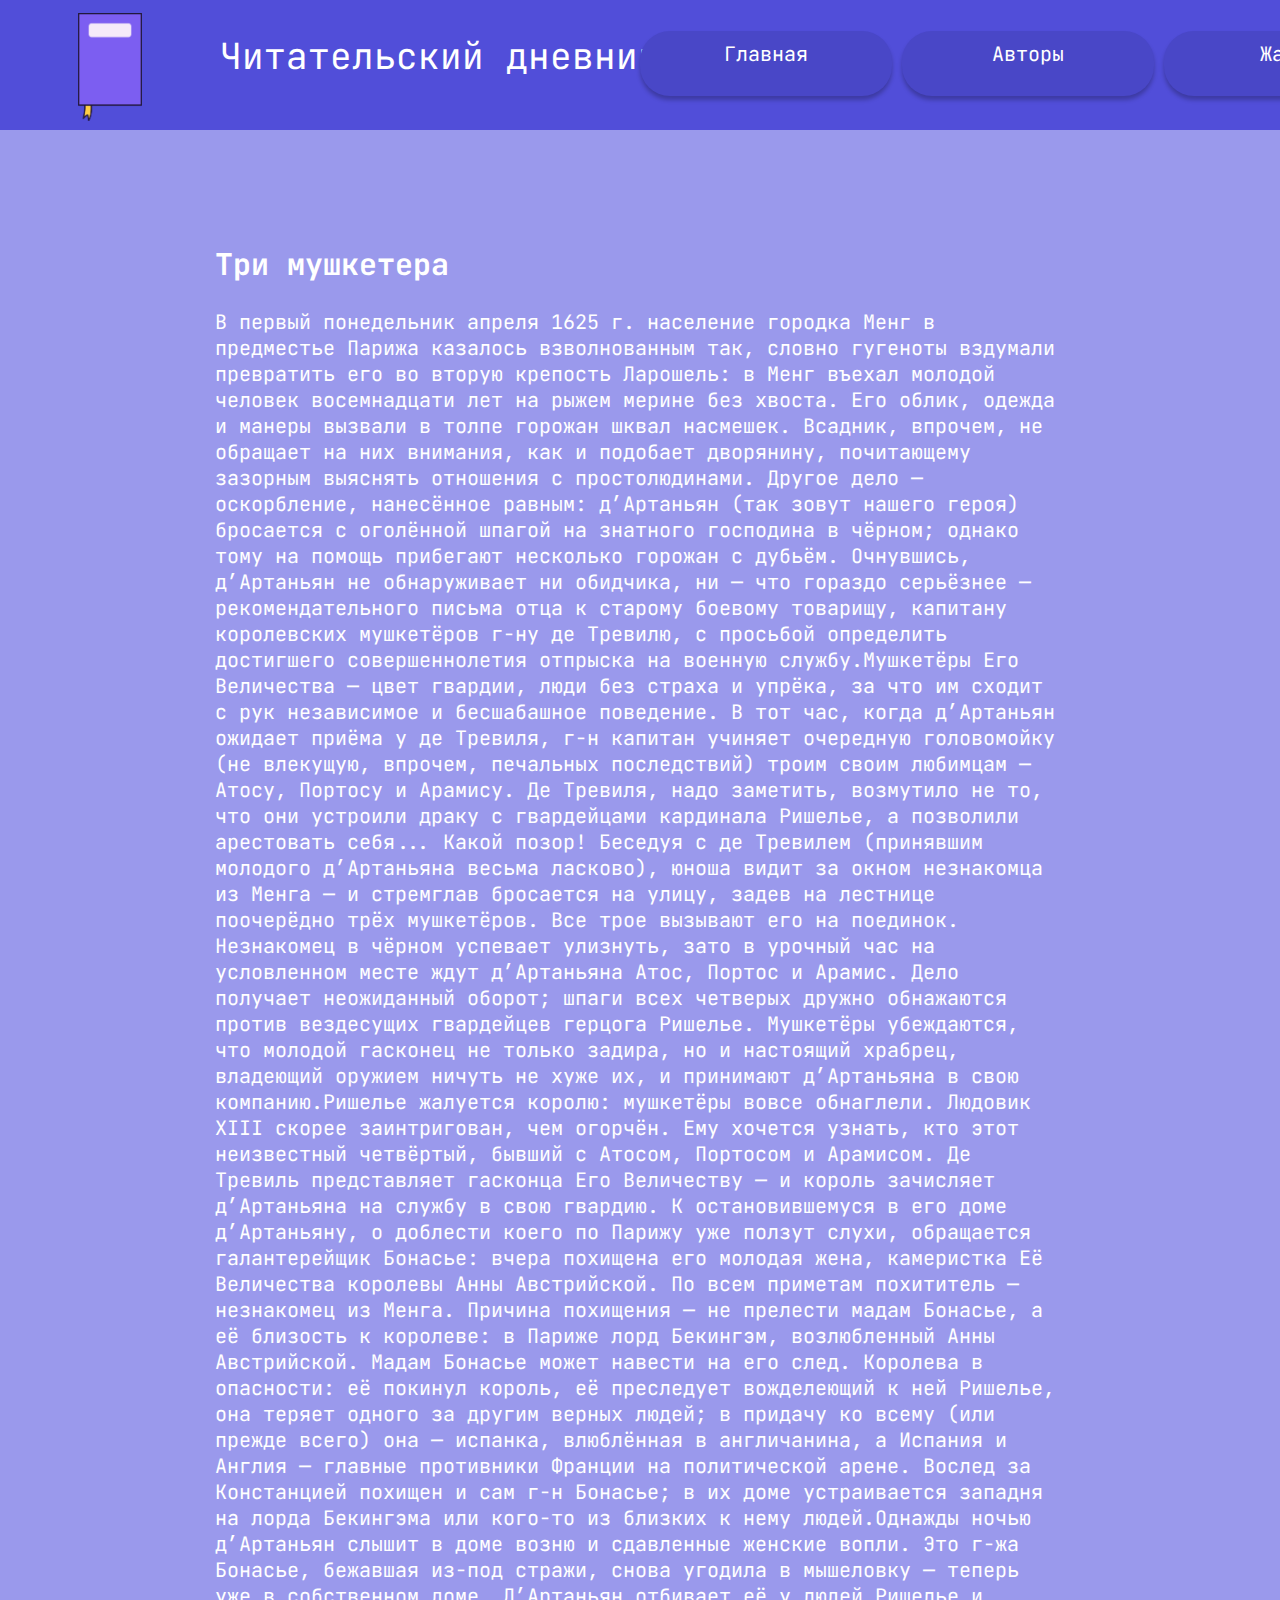
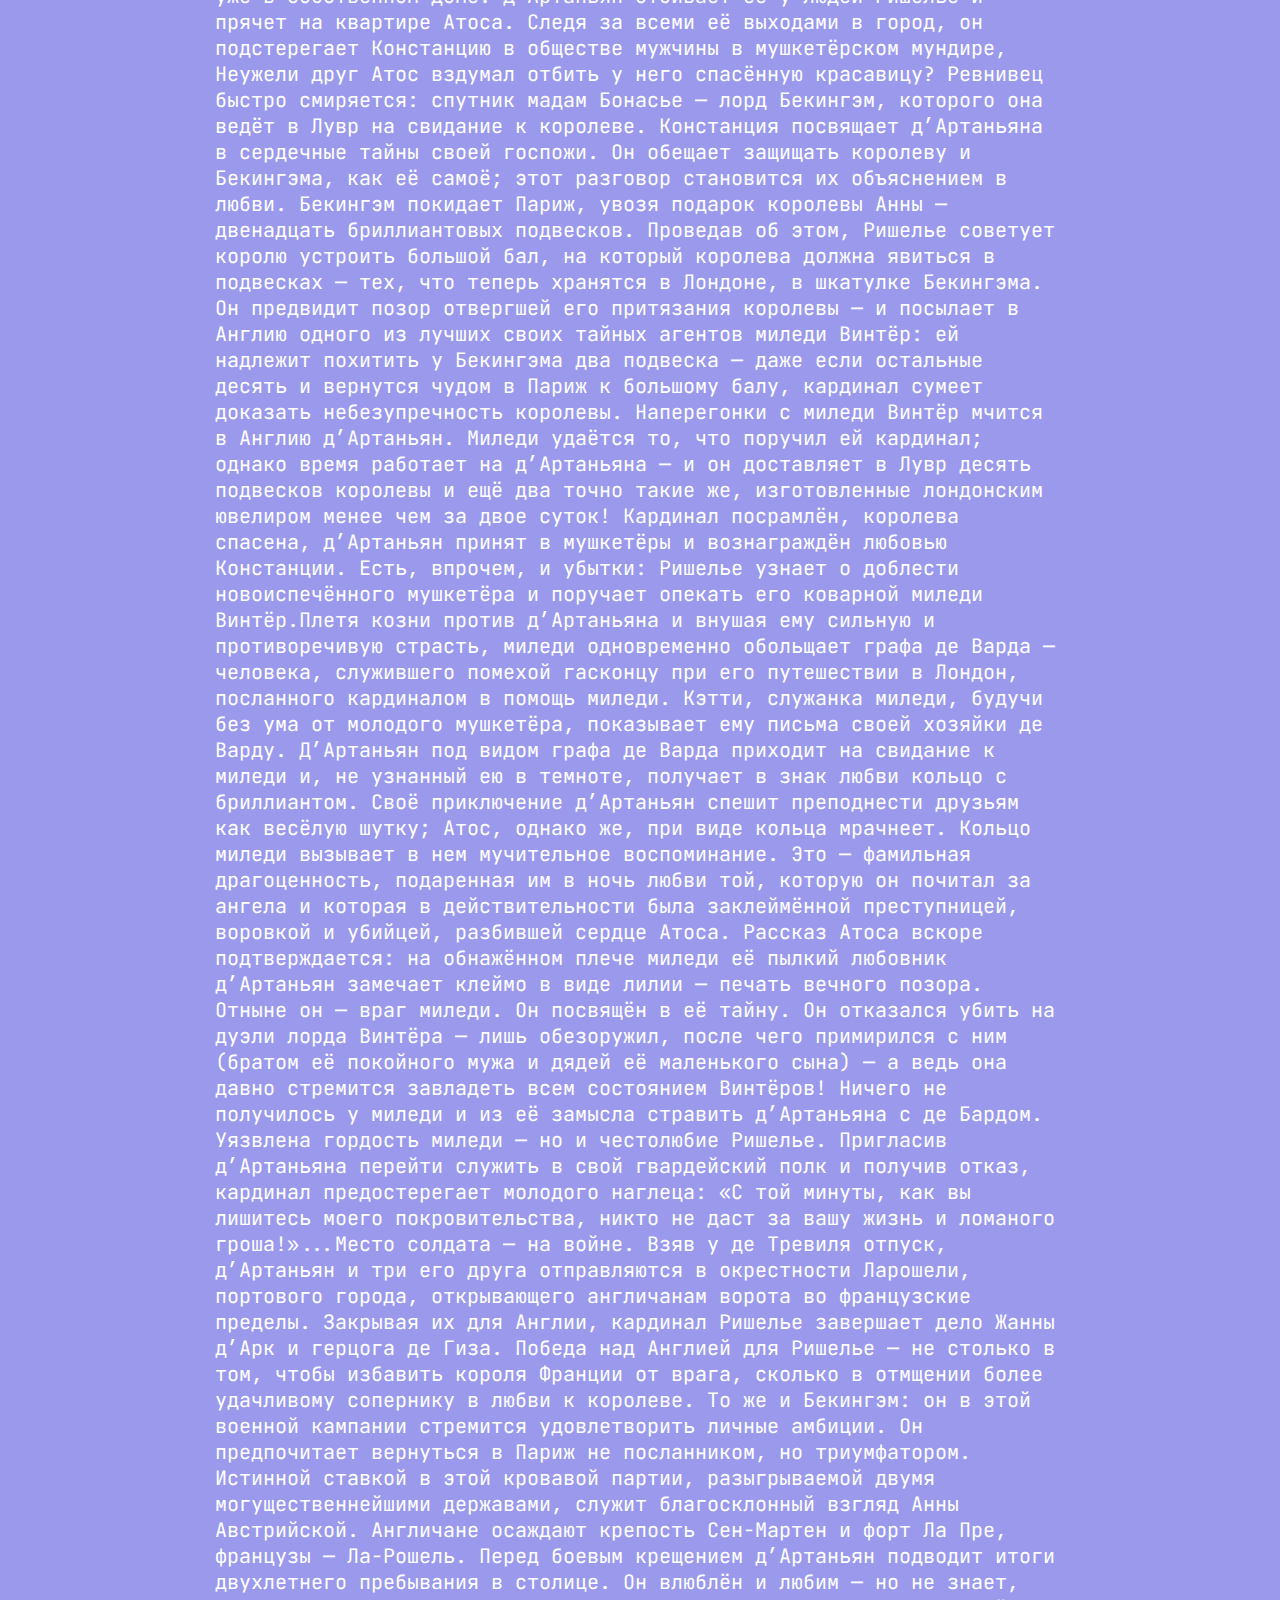
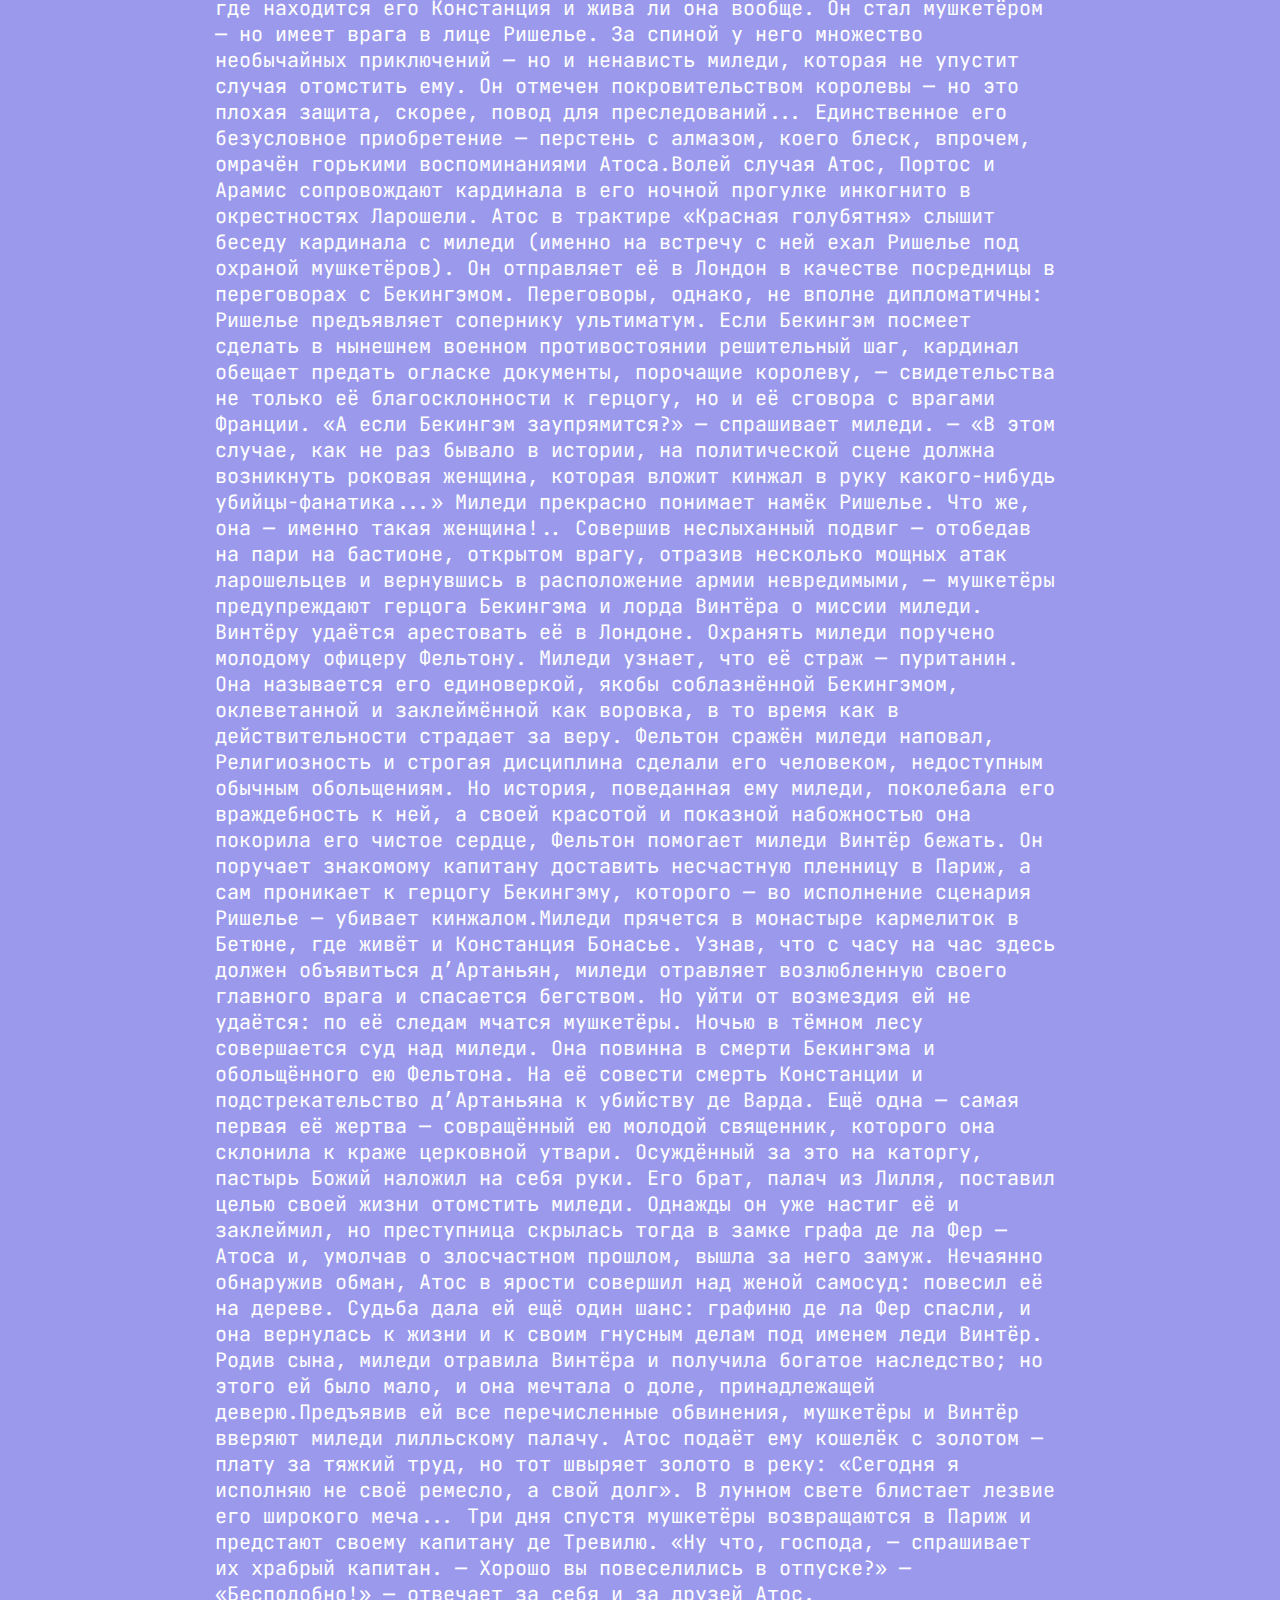
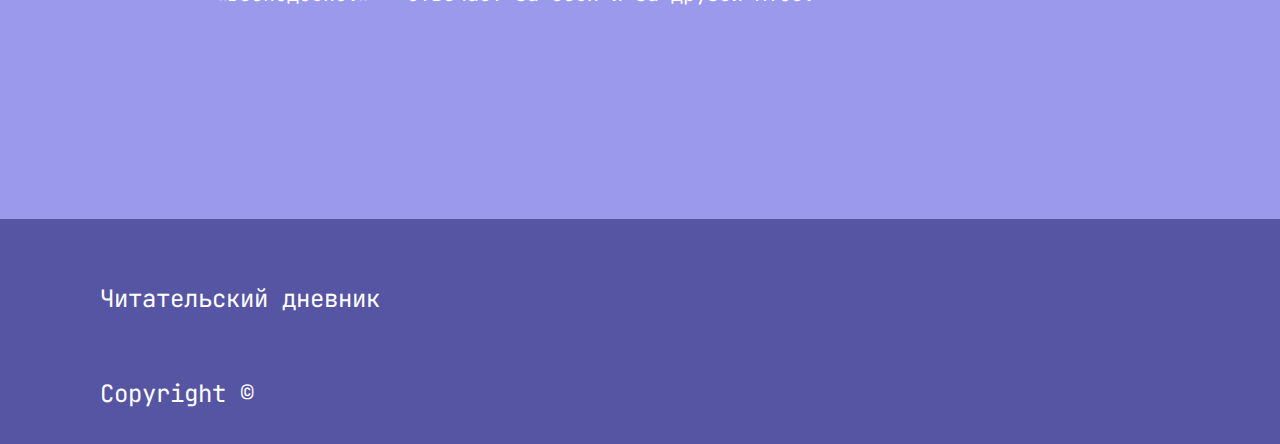
<file: mush.html>
<!DOCTYPE html>
<html lang="ru">
<head>
    <meta charset="UTF-8">
    <link rel="stylesheet" href="comedystyle.css">
    <meta http-equiv="X-UA-Compatible" content="IE=edge">
    <meta name="viewport" content="width=device-width, initial-scale=1.0">
    <title>Читательский дневник</title>
</head>
<body>
    <header>
        <div class="logo"> 
            <img class="shapka" src='image/logo.png'>
            <p class="text"> Читательский дневник </p> 
        </div>
        <div>
            <a class="button" href="index.html"> Главная </a>
            <a class="button" href="avtors.html"> Авторы </a>
            <a class="button" href="genres.html"> Жанры </a>
        </div>
    </header>
    <main>
        <center>
            <article class = 'proza'>
                <h2> Три мушкетера </h2>
                <p> В первый понедельник апреля 1625 г. население городка Менг в предместье Парижа казалось взволнованным так, словно гугеноты вздумали превратить его во вторую крепость Ларошель: в Менг въехал молодой человек восемнадцати лет на рыжем мерине без хвоста. Его облик, одежда и манеры вызвали в толпе горожан шквал насмешек. Всадник, впрочем, не обращает на них внимания, как и подобает дворянину, почитающему зазорным выяснять отношения с простолюдинами. Другое дело — оскорбление, нанесённое равным: д’Артаньян (так зовут нашего героя) бросается с оголённой шпагой на знатного господина в чёрном; однако тому на помощь прибегают несколько горожан с дубьём. Очнувшись, д’Артаньян не обнаруживает ни обидчика, ни — что гораздо серьёзнее — рекомендательного письма отца к старому боевому товарищу, капитану королевских мушкетёров г-ну де Тревилю, с просьбой определить достигшего совершеннолетия отпрыска на военную службу.Мушкетёры Его Величества — цвет гвардии, люди без страха и упрёка, за что им сходит с рук независимое и бесшабашное поведение. В тот час, когда д’Артаньян ожидает приёма у де Тревиля, г-н капитан учиняет очередную головомойку (не влекущую, впрочем, печальных последствий) троим своим любимцам — Атосу, Портосу и Арамису. Де Тревиля, надо заметить, возмутило не то, что они устроили драку с гвардейцами кардинала Ришелье, а позволили арестовать себя... Какой позор!

                    Беседуя с де Тревилем (принявшим молодого д’Артаньяна весьма ласково), юноша видит за окном незнакомца из Менга — и стремглав бросается на улицу, задев на лестнице поочерёдно трёх мушкетёров. Все трое вызывают его на поединок. Незнакомец в чёрном успевает улизнуть, зато в урочный час на условленном месте ждут д’Артаньяна Атос, Портос и Арамис. Дело получает неожиданный оборот; шпаги всех четверых дружно обнажаются против вездесущих гвардейцев герцога Ришелье. Мушкетёры убеждаются, что молодой гасконец не только задира, но и настоящий храбрец, владеющий оружием ничуть не хуже их, и принимают д’Артаньяна в свою компанию.Ришелье жалуется королю: мушкетёры вовсе обнаглели. Людовик XIII скорее заинтригован, чем огорчён. Ему хочется узнать, кто этот неизвестный четвёртый, бывший с Атосом, Портосом и Арамисом. Де Тревиль представляет гасконца Его Величеству — и король зачисляет д’Артаньяна на службу в свою гвардию.

                    К остановившемуся в его доме д’Артаньяну, о доблести коего по Парижу уже ползут слухи, обращается галантерейщик Бонасье: вчера похищена его молодая жена, камеристка Её Величества королевы Анны Австрийской. По всем приметам похититель — незнакомец из Менга. Причина похищения — не прелести мадам Бонасье, а её близость к королеве: в Париже лорд Бекингэм, возлюбленный Анны Австрийской. Мадам Бонасье может навести на его след. Королева в опасности: её покинул король, её преследует вожделеющий к ней Ришелье, она теряет одного за другим верных людей; в придачу ко всему (или прежде всего) она — испанка, влюблённая в англичанина, а Испания и Англия — главные противники Франции на политической арене. Вослед за Констанцией похищен и сам г-н Бонасье; в их доме устраивается западня на лорда Бекингэма или кого-то из близких к нему людей.Однажды ночью д’Артаньян слышит в доме возню и сдавленные женские вопли. Это г-жа Бонасье, бежавшая из-под стражи, снова угодила в мышеловку — теперь уже в собственном доме. Д’Артаньян отбивает её у людей Ришелье и прячет на квартире Атоса.

                    Следя за всеми её выходами в город, он подстерегает Констанцию в обществе мужчины в мушкетёрском мундире, Неужели друг Атос вздумал отбить у него спасённую красавицу? Ревнивец быстро смиряется: спутник мадам Бонасье — лорд Бекингэм, которого она ведёт в Лувр на свидание к королеве. Констанция посвящает д’Артаньяна в сердечные тайны своей госпожи. Он обещает защищать королеву и Бекингэма, как её самоё; этот разговор становится их объяснением в любви.
                    
                    Бекингэм покидает Париж, увозя подарок королевы Анны — двенадцать бриллиантовых подвесков. Проведав об этом, Ришелье советует королю устроить большой бал, на который королева должна явиться в подвесках — тех, что теперь хранятся в Лондоне, в шкатулке Бекингэма. Он предвидит позор отвергшей его притязания королевы — и посылает в Англию одного из лучших своих тайных агентов миледи Винтёр: ей надлежит похитить у Бекингэма два подвеска — даже если остальные десять и вернутся чудом в Париж к большому балу, кардинал сумеет доказать небезупречность королевы. Наперегонки с миледи Винтёр мчится в Англию д’Артаньян. Миледи удаётся то, что поручил ей кардинал; однако время работает на д’Артаньяна — и он доставляет в Лувр десять подвесков королевы и ещё два точно такие же, изготовленные лондонским ювелиром менее чем за двое суток! Кардинал посрамлён, королева спасена, д’Артаньян принят в мушкетёры и вознаграждён любовью Констанции. Есть, впрочем, и убытки: Ришелье узнает о доблести новоиспечённого мушкетёра и поручает опекать его коварной миледи Винтёр.Плетя козни против д’Артаньяна и внушая ему сильную и противоречивую страсть, миледи одновременно обольщает графа де Варда — человека, служившего помехой гасконцу при его путешествии в Лондон, посланного кардиналом в помощь миледи. Кэтти, служанка миледи, будучи без ума от молодого мушкетёра, показывает ему письма своей хозяйки де Варду. Д’Артаньян под видом графа де Варда приходит на свидание к миледи и, не узнанный ею в темноте, получает в знак любви кольцо с бриллиантом. Своё приключение д’Артаньян спешит преподнести друзьям как весёлую шутку; Атос, однако же, при виде кольца мрачнеет. Кольцо миледи вызывает в нем мучительное воспоминание. Это — фамильная драгоценность, подаренная им в ночь любви той, которую он почитал за ангела и которая в действительности была заклеймённой преступницей, воровкой и убийцей, разбившей сердце Атоса. Рассказ Атоса вскоре подтверждается: на обнажённом плече миледи её пылкий любовник д’Артаньян замечает клеймо в виде лилии — печать вечного позора.

Отныне он — враг миледи. Он посвящён в её тайну. Он отказался убить на дуэли лорда Винтёра — лишь обезоружил, после чего примирился с ним (братом её покойного мужа и дядей её маленького сына) — а ведь она давно стремится завладеть всем состоянием Винтёров! Ничего не получилось у миледи и из её замысла стравить д’Артаньяна с де Бардом. Уязвлена гордость миледи — но и честолюбие Ришелье. Пригласив д’Артаньяна перейти служить в свой гвардейский полк и получив отказ, кардинал предостерегает молодого наглеца: «С той минуты, как вы лишитесь моего покровительства, никто не даст за вашу жизнь и ломаного гроша!»...Место солдата — на войне. Взяв у де Тревиля отпуск, д’Артаньян и три его друга отправляются в окрестности Ларошели, портового города, открывающего англичанам ворота во французские пределы. Закрывая их для Англии, кардинал Ришелье завершает дело Жанны д’Арк и герцога де Гиза. Победа над Англией для Ришелье — не столько в том, чтобы избавить короля Франции от врага, сколько в отмщении более удачливому сопернику в любви к королеве. То же и Бекингэм: он в этой военной кампании стремится удовлетворить личные амбиции. Он предпочитает вернуться в Париж не посланником, но триумфатором. Истинной ставкой в этой кровавой партии, разыгрываемой двумя могущественнейшими державами, служит благосклонный взгляд Анны Австрийской. Англичане осаждают крепость Сен-Мартен и форт Ла Пре, французы — Ла-Рошель.

Перед боевым крещением д’Артаньян подводит итоги двухлетнего пребывания в столице. Он влюблён и любим — но не знает, где находится его Констанция и жива ли она вообще. Он стал мушкетёром — но имеет врага в лице Ришелье. За спиной у него множество необычайных приключений — но и ненависть миледи, которая не упустит случая отомстить ему. Он отмечен покровительством королевы — но это плохая защита, скорее, повод для преследований... Единственное его безусловное приобретение — перстень с алмазом, коего блеск, впрочем, омрачён горькими воспоминаниями Атоса.Волей случая Атос, Портос и Арамис сопровождают кардинала в его ночной прогулке инкогнито в окрестностях Ларошели. Атос в трактире «Красная голубятня» слышит беседу кардинала с миледи (именно на встречу с ней ехал Ришелье под охраной мушкетёров). Он отправляет её в Лондон в качестве посредницы в переговорах с Бекингэмом. Переговоры, однако, не вполне дипломатичны: Ришелье предъявляет сопернику ультиматум. Если Бекингэм посмеет сделать в нынешнем военном противостоянии решительный шаг, кардинал обещает предать огласке документы, порочащие королеву, — свидетельства не только её благосклонности к герцогу, но и её сговора с врагами Франции. «А если Бекингэм заупрямится?» — спрашивает миледи. — «В этом случае, как не раз бывало в истории, на политической сцене должна возникнуть роковая женщина, которая вложит кинжал в руку какого-нибудь убийцы-фанатика...» Миледи прекрасно понимает намёк Ришелье. Что же, она — именно такая женщина!.. Совершив неслыханный подвиг — отобедав на пари на бастионе, открытом врагу, отразив несколько мощных атак ларошельцев и вернувшись в расположение армии невредимыми, — мушкетёры предупреждают герцога Бекингэма и лорда Винтёра о миссии миледи. Винтёру удаётся арестовать её в Лондоне. Охранять миледи поручено молодому офицеру Фельтону. Миледи узнает, что её страж — пуританин. Она называется его единоверкой, якобы соблазнённой Бекингэмом, оклеветанной и заклеймённой как воровка, в то время как в действительности страдает за веру. Фельтон сражён миледи наповал, Религиозность и строгая дисциплина сделали его человеком, недоступным обычным обольщениям. Но история, поведанная ему миледи, поколебала его враждебность к ней, а своей красотой и показной набожностью она покорила его чистое сердце, Фельтон помогает миледи Винтёр бежать. Он поручает знакомому капитану доставить несчастную пленницу в Париж, а сам проникает к герцогу Бекингэму, которого — во исполнение сценария Ришелье — убивает кинжалом.Миледи прячется в монастыре кармелиток в Бетюне, где живёт и Констанция Бонасье. Узнав, что с часу на час здесь должен объявиться д’Артаньян, миледи отравляет возлюбленную своего главного врага и спасается бегством. Но уйти от возмездия ей не удаётся: по её следам мчатся мушкетёры.

Ночью в тёмном лесу совершается суд над миледи. Она повинна в смерти Бекингэма и обольщённого ею Фельтона. На её совести смерть Констанции и подстрекательство д’Артаньяна к убийству де Варда. Ещё одна — самая первая её жертва — совращённый ею молодой священник, которого она склонила к краже церковной утвари. Осуждённый за это на каторгу, пастырь Божий наложил на себя руки. Его брат, палач из Лилля, поставил целью своей жизни отомстить миледи. Однажды он уже настиг её и заклеймил, но преступница скрылась тогда в замке графа де ла Фер — Атоса и, умолчав о злосчастном прошлом, вышла за него замуж. Нечаянно обнаружив обман, Атос в ярости совершил над женой самосуд: повесил её на дереве. Судьба дала ей ещё один шанс: графиню де ла Фер спасли, и она вернулась к жизни и к своим гнусным делам под именем леди Винтёр. Родив сына, миледи отравила Винтёра и получила богатое наследство; но этого ей было мало, и она мечтала о доле, принадлежащей деверю.Предъявив ей все перечисленные обвинения, мушкетёры и Винтёр вверяют миледи лилльскому палачу. Атос подаёт ему кошелёк с золотом — плату за тяжкий труд, но тот швыряет золото в реку: «Сегодня я исполняю не своё ремесло, а свой долг». В лунном свете блистает лезвие его широкого меча... Три дня спустя мушкетёры возвращаются в Париж и предстают своему капитану де Тревилю. «Ну что, господа, — спрашивает их храбрый капитан. — Хорошо вы повеселились в отпуске?» — «Бесподобно!» — отвечает за себя и за друзей Атос. </p>      
                    
                </article>
        </center>
    </main>
    <footer class = 'foot'>
        <p class = 'foot_text'> Читательский дневник </p>
        <p class = 'foot_text'> Copyright © </p>
    </footer>
</body>
</html>
</file>
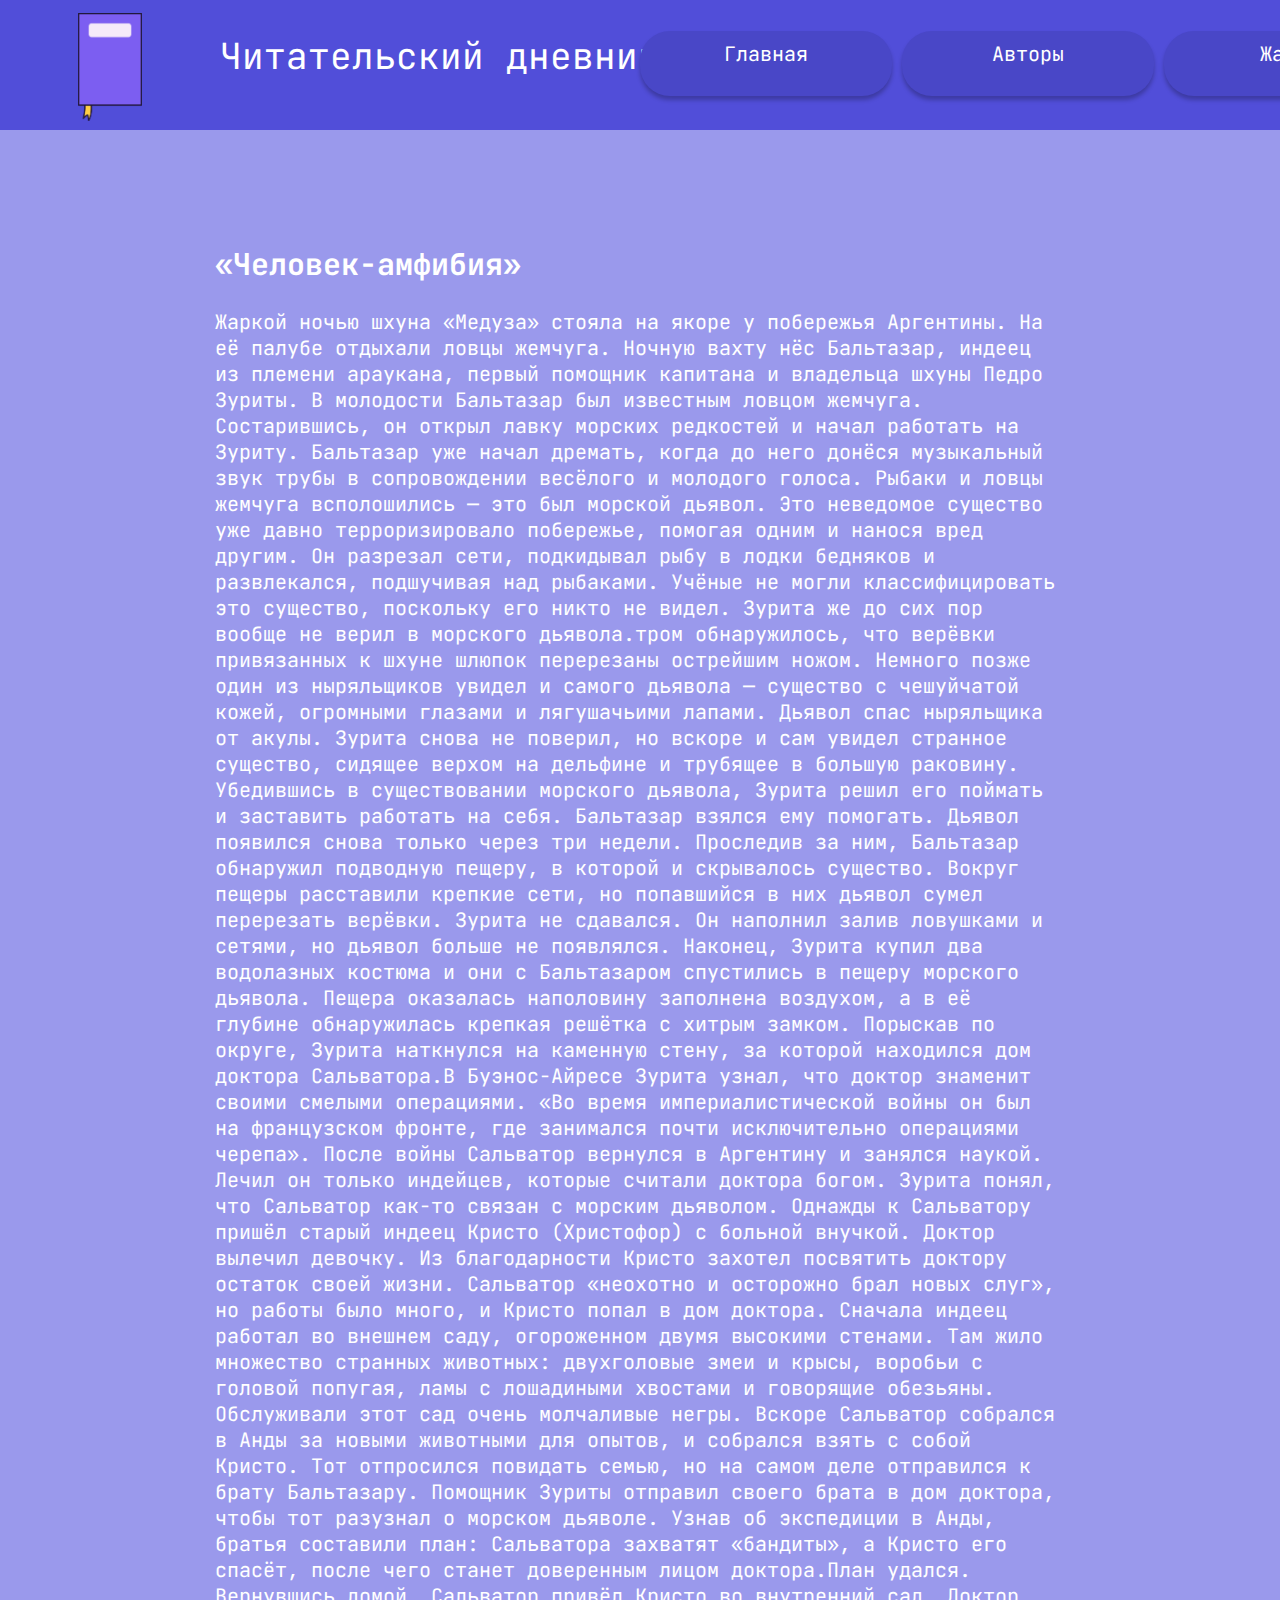
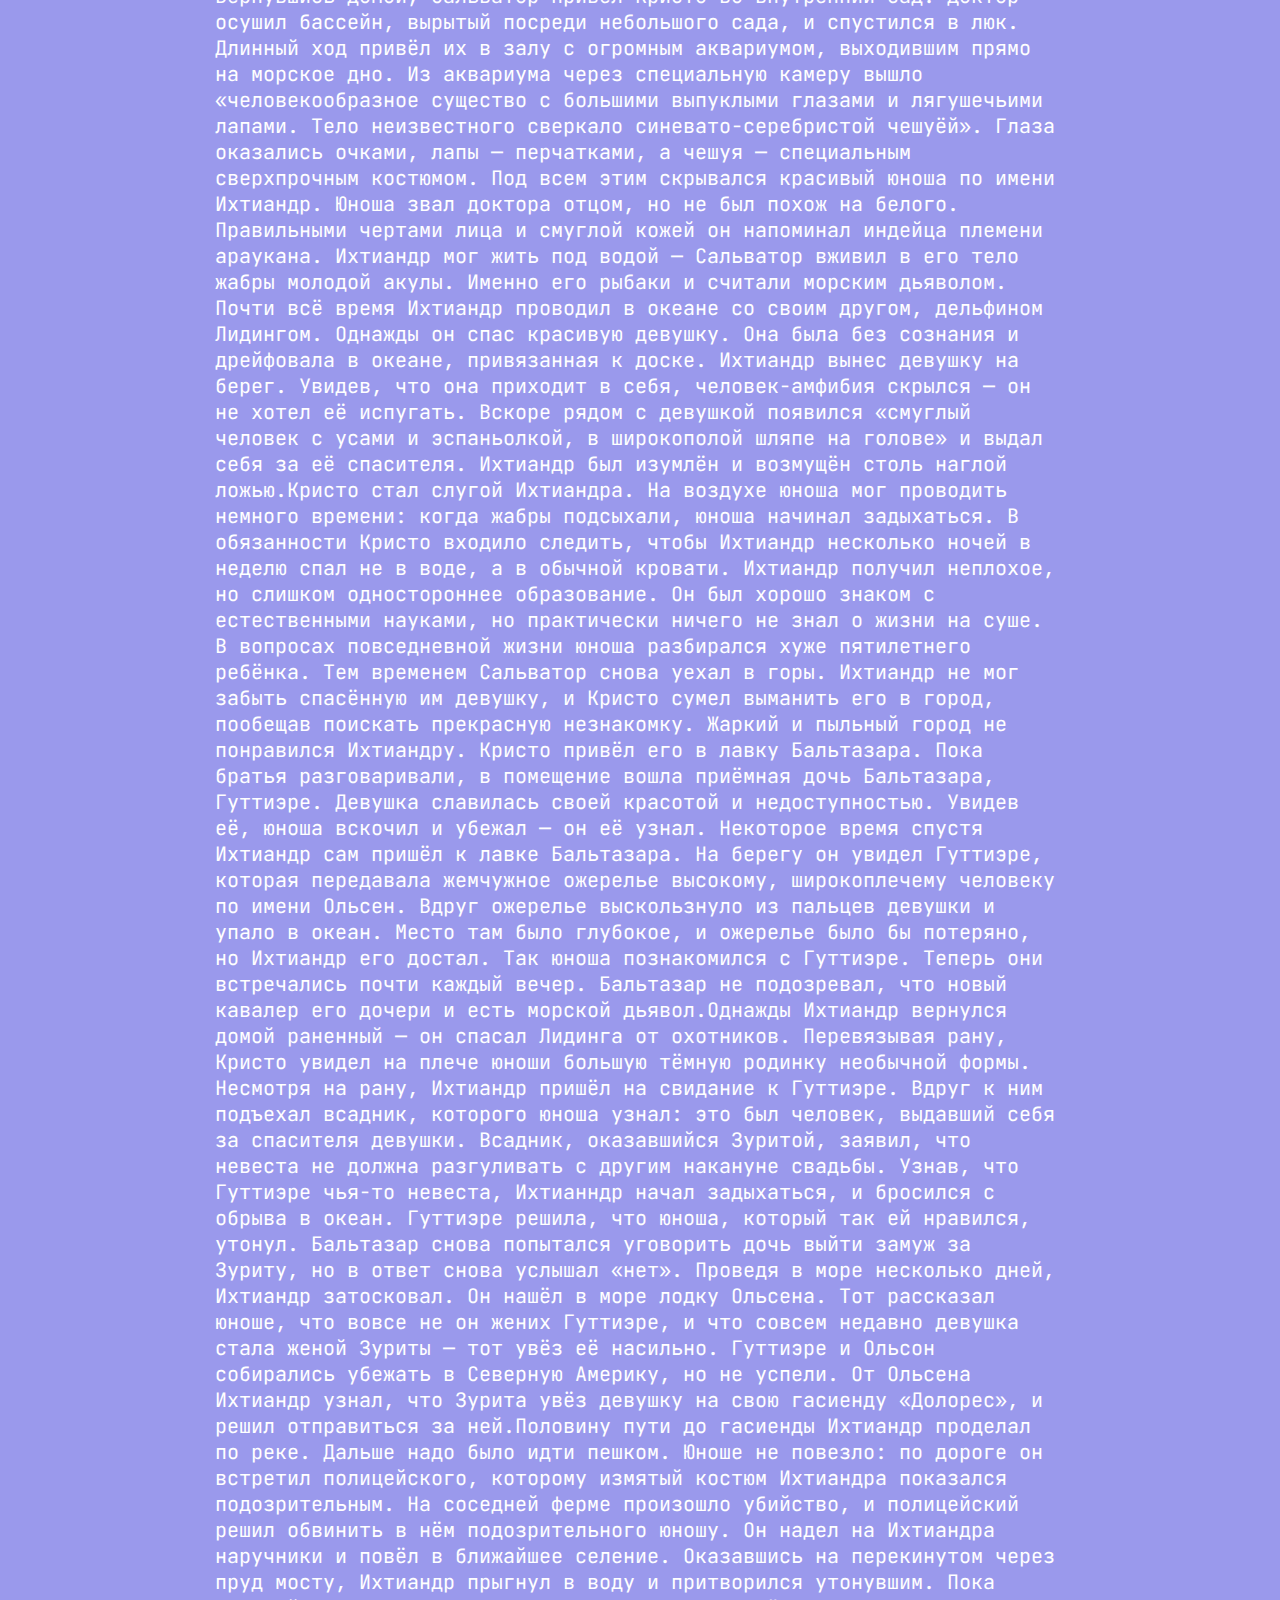
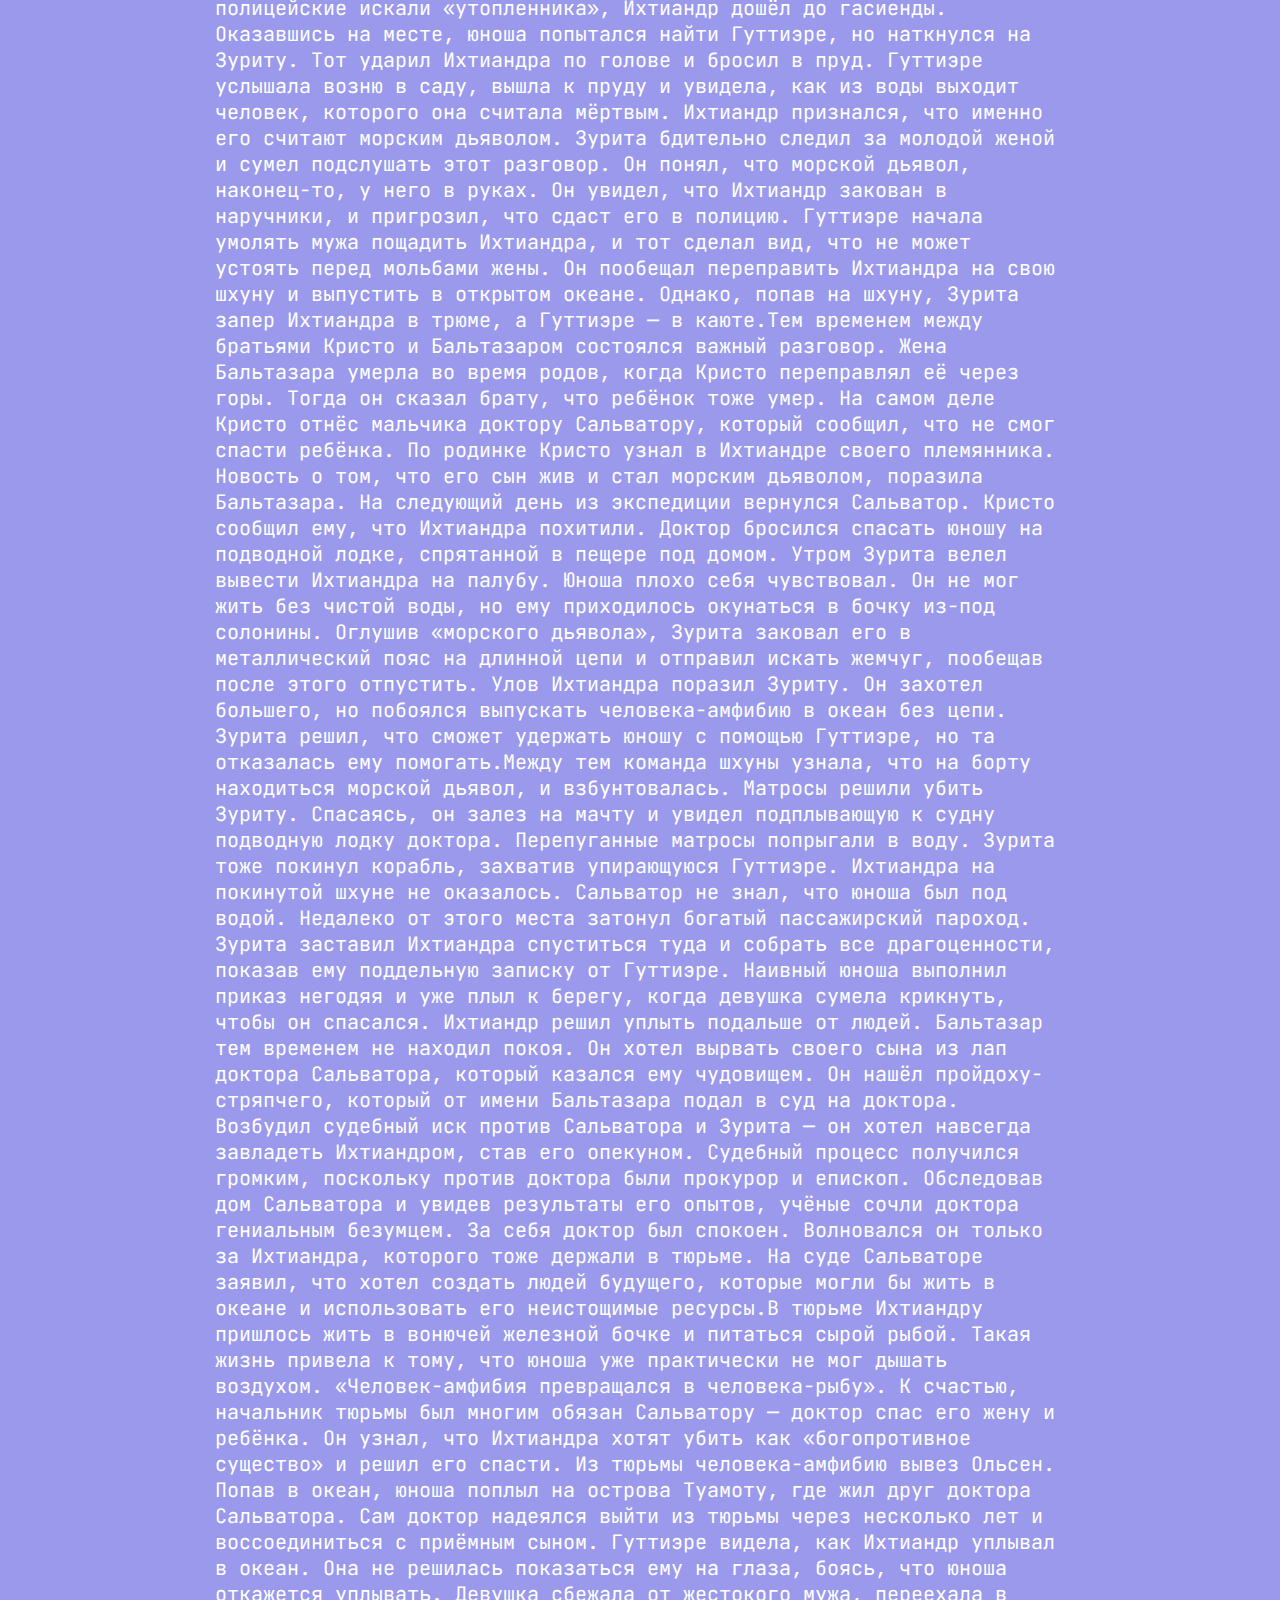
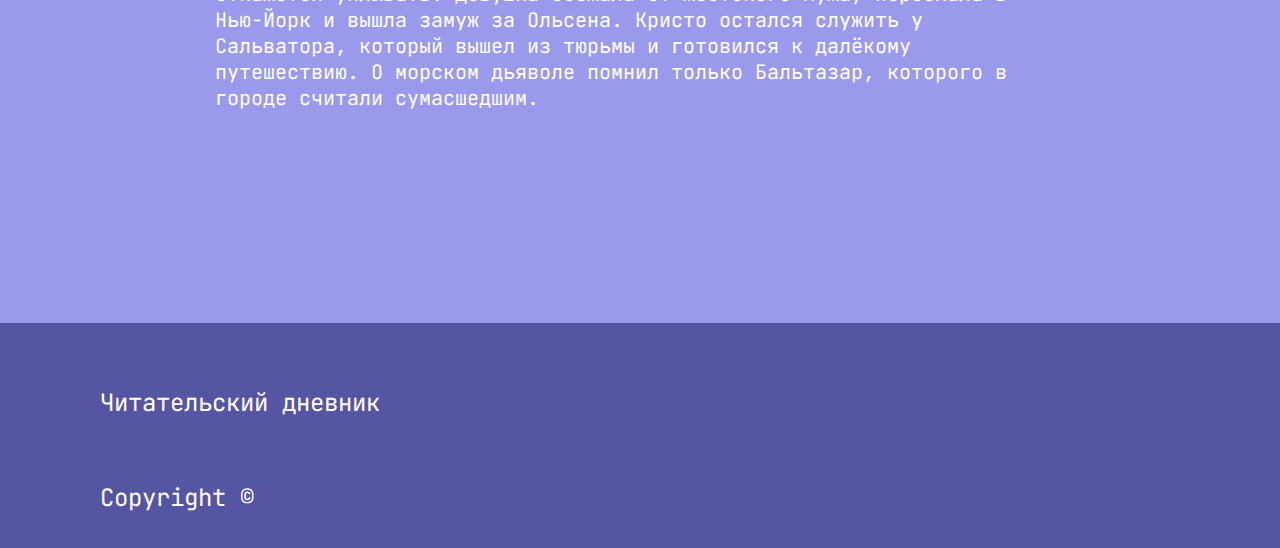
<file: prest.html>
<!DOCTYPE html>
<html lang="ru">
<head>
    <meta charset="UTF-8">
    <link rel="stylesheet" href="comedystyle.css">
    <meta http-equiv="X-UA-Compatible" content="IE=edge">
    <meta name="viewport" content="width=device-width, initial-scale=1.0">
    <title>Читательский дневник</title>
</head>
<body>
    <header>
        <div class="logo"> 
            <img class="shapka" src='image/logo.png'>
            <p class="text"> Читательский дневник </p> 
        </div>
        <div>
            <a class="button" href="index.html"> Главная </a>
            <a class="button" href="avtors.html"> Авторы </a>
            <a class="button" href="genres.html"> Жанры </a>
        </div>
    </header>
    <main>
        <center>
            <article class = 'proza'>
                <h2> «Человек-амфибия» </h2>
                <p>Жаркой ночью шхуна «Медуза» стояла на якоре у побережья Аргентины. На её палубе отдыхали ловцы жемчуга. Ночную вахту нёс Бальтазар, индеец из племени араукана, первый помощник капитана и владельца шхуны Педро Зуриты. В молодости Бальтазар был известным ловцом жемчуга. Состарившись, он открыл лавку морских редкостей и начал работать на Зуриту.

                    Бальтазар уже начал дремать, когда до него донёся музыкальный звук трубы в сопровождении весёлого и молодого голоса. Рыбаки и ловцы жемчуга всполошились — это был морской дьявол. Это неведомое существо уже давно терроризировало побережье, помогая одним и нанося вред другим. Он разрезал сети, подкидывал рыбу в лодки бедняков и развлекался, подшучивая над рыбаками. Учёные не могли классифицировать это существо, поскольку его никто не видел. Зурита же до сих пор вообще не верил в морского дьявола.тром обнаружилось, что верёвки привязанных к шхуне шлюпок перерезаны острейшим ножом. Немного позже один из ныряльщиков увидел и самого дьявола — существо с чешуйчатой кожей, огромными глазами и лягушачьими лапами. Дьявол спас ныряльщика от акулы. Зурита снова не поверил, но вскоре и сам увидел странное существо, сидящее верхом на дельфине и трубящее в большую раковину.

                    Убедившись в существовании морского дьявола, Зурита решил его поймать и заставить работать на себя. Бальтазар взялся ему помогать. Дьявол появился снова только через три недели. Проследив за ним, Бальтазар обнаружил подводную пещеру, в которой и скрывалось существо. Вокруг пещеры расставили крепкие сети, но попавшийся в них дьявол сумел перерезать верёвки.
                    
                    Зурита не сдавался. Он наполнил залив ловушками и сетями, но дьявол больше не появлялся. Наконец, Зурита купил два водолазных костюма и они с Бальтазаром спустились в пещеру морского дьявола. Пещера оказалась наполовину заполнена воздухом, а в её глубине обнаружилась крепкая решётка с хитрым замком. Порыскав по округе, Зурита наткнулся на каменную стену, за которой находился дом доктора Сальватора.В Буэнос-Айресе Зурита узнал, что доктор знаменит своими смелыми операциями. «Во время империалистической войны он был на французском фронте, где занимался почти исключительно операциями черепа». После войны Сальватор вернулся в Аргентину и занялся наукой. Лечил он только индейцев, которые считали доктора богом. Зурита понял, что Сальватор как-то связан с морским дьяволом.

                    Однажды к Сальватору пришёл старый индеец Кристо (Христофор) с больной внучкой. Доктор вылечил девочку. Из благодарности Кристо захотел посвятить доктору остаток своей жизни. Сальватор «неохотно и осторожно брал новых слуг», но работы было много, и Кристо попал в дом доктора. Сначала индеец работал во внешнем саду, огороженном двумя высокими стенами. Там жило множество странных животных: двухголовые змеи и крысы, воробьи с головой попугая, ламы с лошадиными хвостами и говорящие обезьяны. Обслуживали этот сад очень молчаливые негры.
                    
                    Вскоре Сальватор собрался в Анды за новыми животными для опытов, и собрался взять с собой Кристо. Тот отпросился повидать семью, но на самом деле отправился к брату Бальтазару. Помощник Зуриты отправил своего брата в дом доктора, чтобы тот разузнал о морском дьяволе. Узнав об экспедиции в Анды, братья составили план: Сальватора захватят «бандиты», а Кристо его спасёт, после чего станет доверенным лицом доктора.План удался. Вернувшись домой, Сальватор привёл Кристо во внутренний сад. Доктор осушил бассейн, вырытый посреди небольшого сада, и спустился в люк. Длинный ход привёл их в залу с огромным аквариумом, выходившим прямо на морское дно. Из аквариума через специальную камеру вышло «человекообразное существо с большими выпуклыми глазами и лягушечьими лапами. Тело неизвестного сверкало синевато-серебристой чешуёй». Глаза оказались очками, лапы — перчатками, а чешуя — специальным сверхпрочным костюмом. Под всем этим скрывался красивый юноша по имени Ихтиандр.

                    Юноша звал доктора отцом, но не был похож на белого. Правильными чертами лица и смуглой кожей он напоминал индейца племени араукана. Ихтиандр мог жить под водой — Сальватор вживил в его тело жабры молодой акулы. Именно его рыбаки и считали морским дьяволом.
                    
                    Почти всё время Ихтиандр проводил в океане со своим другом, дельфином Лидингом. Однажды он спас красивую девушку. Она была без сознания и дрейфовала в океане, привязанная к доске. Ихтиандр вынес девушку на берег. Увидев, что она приходит в себя, человек-амфибия скрылся — он не хотел её испугать. Вскоре рядом с девушкой появился «смуглый человек с усами и эспаньолкой, в широкополой шляпе на голове» и выдал себя за её спасителя. Ихтиандр был изумлён и возмущён столь наглой ложью.Кристо стал слугой Ихтиандра. На воздухе юноша мог проводить немного времени: когда жабры подсыхали, юноша начинал задыхаться. В обязанности Кристо входило следить, чтобы Ихтиандр несколько ночей в неделю спал не в воде, а в обычной кровати. Ихтиандр получил неплохое, но слишком одностороннее образование. Он был хорошо знаком с естественными науками, но практически ничего не знал о жизни на суше. В вопросах повседневной жизни юноша разбирался хуже пятилетнего ребёнка.

                    Тем временем Сальватор снова уехал в горы. Ихтиандр не мог забыть спасённую им девушку, и Кристо сумел выманить его в город, пообещав поискать прекрасную незнакомку. Жаркий и пыльный город не понравился Ихтиандру. Кристо привёл его в лавку Бальтазара. Пока братья разговаривали, в помещение вошла приёмная дочь Бальтазара, Гуттиэре. Девушка славилась своей красотой и недоступностью. Увидев её, юноша вскочил и убежал — он её узнал.
                    
                    Некоторое время спустя Ихтиандр сам пришёл к лавке Бальтазара. На берегу он увидел Гуттиэре, которая передавала жемчужное ожерелье высокому, широкоплечему человеку по имени Ольсен. Вдруг ожерелье выскользнуло из пальцев девушки и упало в океан. Место там было глубокое, и ожерелье было бы потеряно, но Ихтиандр его достал. Так юноша познакомился с Гуттиэре. Теперь они встречались почти каждый вечер. Бальтазар не подозревал, что новый кавалер его дочери и есть морской дьявол.Однажды Ихтиандр вернулся домой раненный — он спасал Лидинга от охотников. Перевязывая рану, Кристо увидел на плече юноши большую тёмную родинку необычной формы. Несмотря на рану, Ихтиандр пришёл на свидание к Гуттиэре. Вдруг к ним подъехал всадник, которого юноша узнал: это был человек, выдавший себя за спасителя девушки. Всадник, оказавшийся Зуритой, заявил, что невеста не должна разгуливать с другим накануне свадьбы. Узнав, что Гуттиэре чья-то невеста, Ихтианндр начал задыхаться, и бросился с обрыва в океан. Гуттиэре решила, что юноша, который так ей нравился, утонул. Бальтазар снова попытался уговорить дочь выйти замуж за Зуриту, но в ответ снова услышал «нет».

                    Проведя в море несколько дней, Ихтиандр затосковал. Он нашёл в море лодку Ольсена. Тот рассказал юноше, что вовсе не он жених Гуттиэре, и что совсем недавно девушка стала женой Зуриты — тот увёз её насильно. Гуттиэре и Ольсон собирались убежать в Северную Америку, но не успели. От Ольсена Ихтиандр узнал, что Зурита увёз девушку на свою гасиенду «Долорес», и решил отправиться за ней.Половину пути до гасиенды Ихтиандр проделал по реке. Дальше надо было идти пешком. Юноше не повезло: по дороге он встретил полицейского, которому измятый костюм Ихтиандра показался подозрительным. На соседней ферме произошло убийство, и полицейский решил обвинить в нём подозрительного юношу. Он надел на Ихтиандра наручники и повёл в ближайшее селение. Оказавшись на перекинутом через пруд мосту, Ихтиандр прыгнул в воду и притворился утонувшим. Пока полицейские искали «утопленника», Ихтиандр дошёл до гасиенды.

                    Оказавшись на месте, юноша попытался найти Гуттиэре, но наткнулся на Зуриту. Тот ударил Ихтиандра по голове и бросил в пруд. Гуттиэре услышала возню в саду, вышла к пруду и увидела, как из воды выходит человек, которого она считала мёртвым. Ихтиандр признался, что именно его считают морским дьяволом. Зурита бдительно следил за молодой женой и сумел подслушать этот разговор. Он понял, что морской дьявол, наконец-то, у него в руках. Он увидел, что Ихтиандр закован в наручники, и пригрозил, что сдаст его в полицию. Гуттиэре начала умолять мужа пощадить Ихтиандра, и тот сделал вид, что не может устоять перед мольбами жены. Он пообещал переправить Ихтиандра на свою шхуну и выпустить в открытом океане. Однако, попав на шхуну, Зурита запер Ихтиандра в трюме, а Гуттиэре — в каюте.Тем временем между братьями Кристо и Бальтазаром состоялся важный разговор. Жена Бальтазара умерла во время родов, когда Кристо переправлял её через горы. Тогда он сказал брату, что ребёнок тоже умер. На самом деле Кристо отнёс мальчика доктору Сальватору, который сообщил, что не смог спасти ребёнка. По родинке Кристо узнал в Ихтиандре своего племянника. Новость о том, что его сын жив и стал морским дьяволом, поразила Бальтазара.

                    На следующий день из экспедиции вернулся Сальватор. Кристо сообщил ему, что Ихтиандра похитили. Доктор бросился спасать юношу на подводной лодке, спрятанной в пещере под домом.
                    
                    Утром Зурита велел вывести Ихтиандра на палубу. Юноша плохо себя чувствовал. Он не мог жить без чистой воды, но ему приходилось окунаться в бочку из-под солонины. Оглушив «морского дьявола», Зурита заковал его в металлический пояс на длинной цепи и отправил искать жемчуг, пообещав после этого отпустить. Улов Ихтиандра поразил Зуриту. Он захотел большего, но побоялся выпускать человека-амфибию в океан без цепи. Зурита решил, что сможет удержать юношу с помощью Гуттиэре, но та отказалась ему помогать.Между тем команда шхуны узнала, что на борту находиться морской дьявол, и взбунтовалась. Матросы решили убить Зуриту. Спасаясь, он залез на мачту и увидел подплывающую к судну подводную лодку доктора. Перепуганные матросы попрыгали в воду. Зурита тоже покинул корабль, захватив упирающуюся Гуттиэре. Ихтиандра на покинутой шхуне не оказалось. Сальватор не знал, что юноша был под водой. Недалеко от этого места затонул богатый пассажирский пароход. Зурита заставил Ихтиандра спуститься туда и собрать все драгоценности, показав ему поддельную записку от Гуттиэре. Наивный юноша выполнил приказ негодяя и уже плыл к берегу, когда девушка сумела крикнуть, чтобы он спасался. Ихтиандр решил уплыть подальше от людей.

                    Бальтазар тем временем не находил покоя. Он хотел вырвать своего сына из лап доктора Сальватора, который казался ему чудовищем. Он нашёл пройдоху-стряпчего, который от имени Бальтазара подал в суд на доктора. Возбудил судебный иск против Сальватора и Зурита — он хотел навсегда завладеть Ихтиандром, став его опекуном. Судебный процесс получился громким, поскольку против доктора были прокурор и епископ. Обследовав дом Сальватора и увидев результаты его опытов, учёные сочли доктора гениальным безумцем. За себя доктор был спокоен. Волновался он только за Ихтиандра, которого тоже держали в тюрьме. На суде Сальваторе заявил, что хотел создать людей будущего, которые могли бы жить в океане и использовать его неистощимые ресурсы.В тюрьме Ихтиандру пришлось жить в вонючей железной бочке и питаться сырой рыбой. Такая жизнь привела к тому, что юноша уже практически не мог дышать воздухом. «Человек-амфибия превращался в человека-рыбу». К счастью, начальник тюрьмы был многим обязан Сальватору — доктор спас его жену и ребёнка. Он узнал, что Ихтиандра хотят убить как «богопротивное существо» и решил его спасти. Из тюрьмы человека-амфибию вывез Ольсен. Попав в океан, юноша поплыл на острова Туамоту, где жил друг доктора Сальватора. Сам доктор надеялся выйти из тюрьмы через несколько лет и воссоединиться с приёмным сыном.

                    Гуттиэре видела, как Ихтиандр уплывал в океан. Она не решилась показаться ему на глаза, боясь, что юноша откажется уплывать. Девушка сбежала от жестокого мужа, переехала в Нью-Йорк и вышла замуж за Ольсена. Кристо остался служить у Сальватора, который вышел из тюрьмы и готовился к далёкому путешествию. О морском дьяволе помнил только Бальтазар, которого в городе считали сумасшедшим.</p>
            </article>
        </center>
    </main>
    <footer class = 'foot'>
        <p class = 'foot_text'> Читательский дневник </p>
        <p class = 'foot_text'> Copyright © </p>
    </footer>
</body>
</html>
</file>
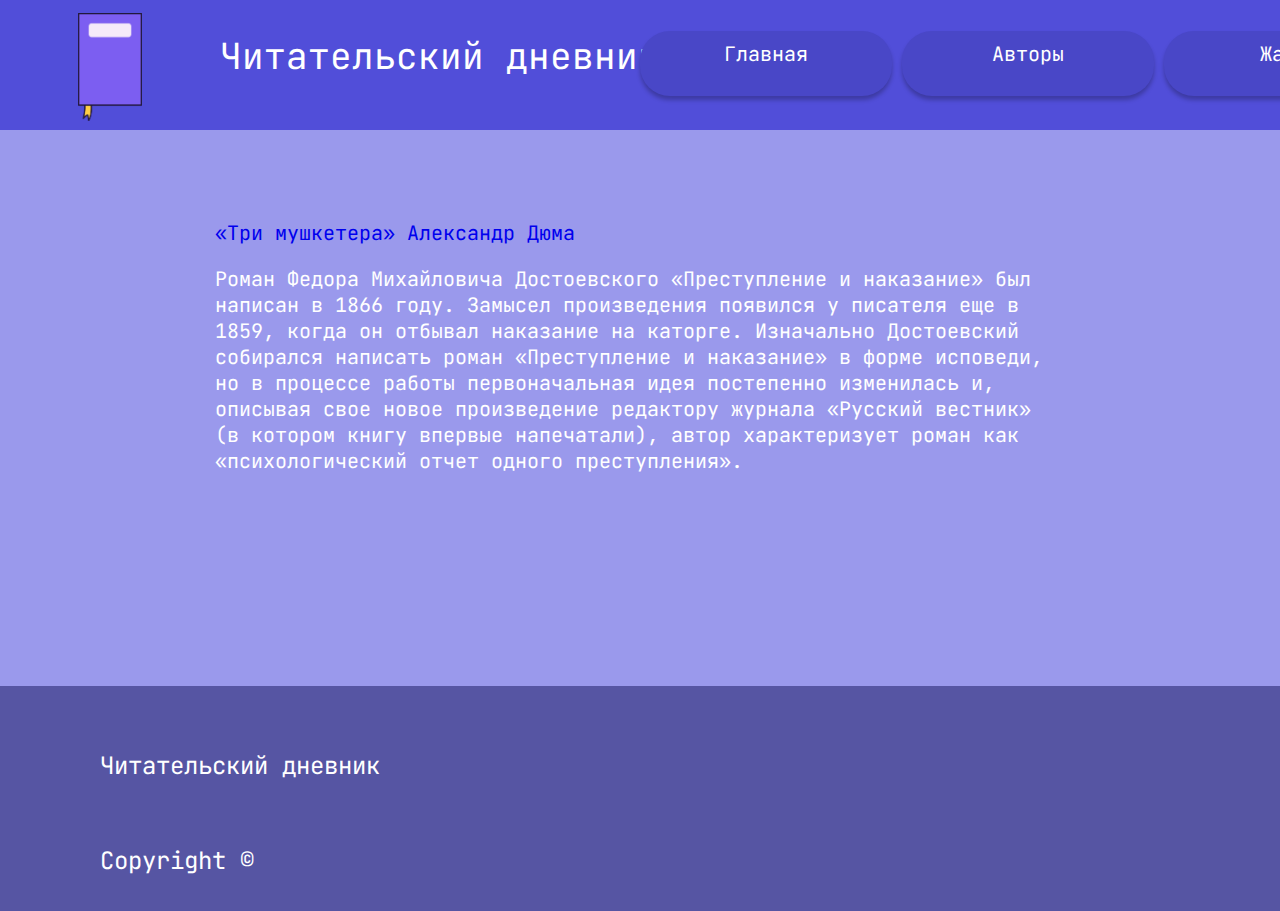
<file: prikl.html>
<!DOCTYPE html>
<html lang="ru">
<head>
    <meta charset="UTF-8">
    <link rel="stylesheet" href="comedystyle.css">
    <meta http-equiv="X-UA-Compatible" content="IE=edge">
    <meta name="viewport" content="width=device-width, initial-scale=1.0">
    <title>Читательский дневник</title>
</head>
<body>
    <header>
        <div class="logo"> 
            <img class="shapka" src='image/logo.png'>
            <p class="text"> Читательский дневник </p> 
        </div>
        <div>
            <a class="button" href="index.html"> Главная </a>
            <a class="button" href="avtors.html"> Авторы </a>
            <a class="button" href="genres.html"> Жанры </a>
        </div>
    </header>
    <main>
        <center>
            <article class = 'proza'>
                <a class = 'non' href="mush.html">  «Три мушкетера» Александр Дюма </a>
                <p> Роман Федора Михайловича Достоевского «Преступление и наказание» был написан в 1866 году. Замысел произведения появился у писателя еще в 1859, когда он отбывал наказание на каторге. Изначально Достоевский собирался написать роман «Преступление и наказание» в форме исповеди, но в процессе работы первоначальная идея постепенно изменилась и, описывая свое новое произведение редактору журнала «Русский вестник» (в котором книгу впервые напечатали), автор характеризует роман как «психологический отчет одного преступления».
                     </p>
            </article>
        </center>

    </main>
    <footer class = 'foot'>
        <p class = 'foot_text'> Читательский дневник </p>
        <p class = 'foot_text'> Copyright © </p>
    </footer>
</body>
</html>
</file>
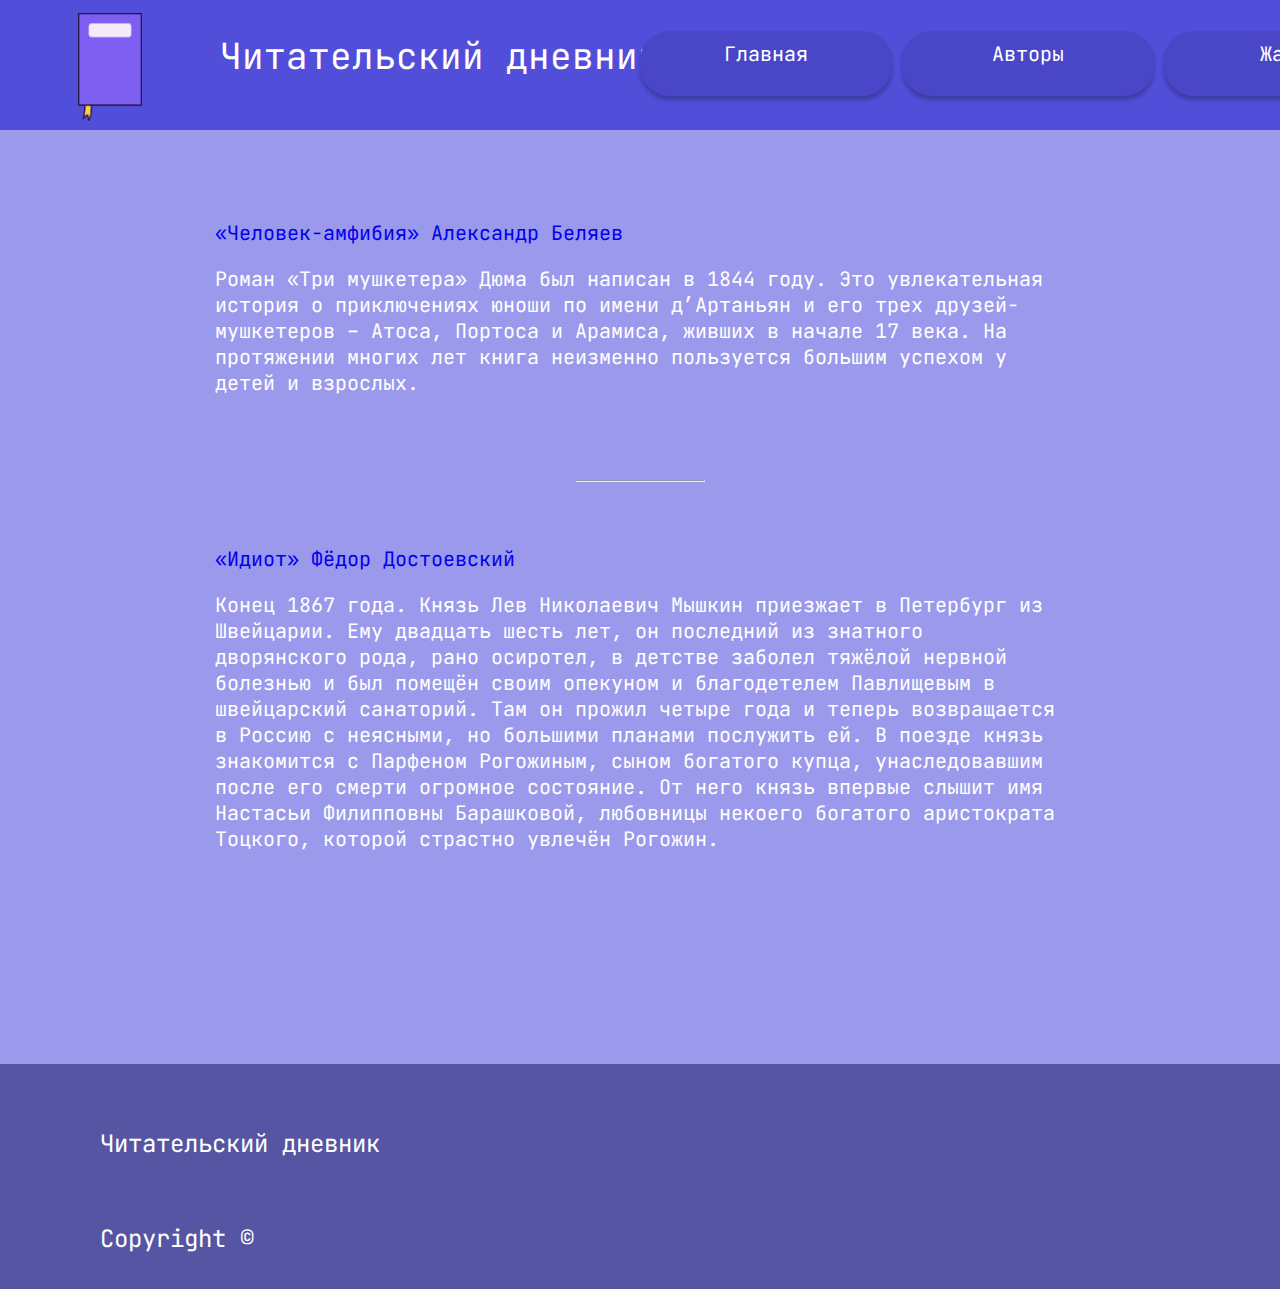
<file: roman.html>
<!DOCTYPE html>
<html lang="ru">
<head>
    <meta charset="UTF-8">
    <link rel="stylesheet" href="comedystyle.css">
    <meta http-equiv="X-UA-Compatible" content="IE=edge">
    <meta name="viewport" content="width=device-width, initial-scale=1.0">
    <title>Читательский дневник</title>
</head>
<body>
    <header>
        <div class="logo"> 
            <img class="shapka" src='image/logo.png'>
            <p class="text"> Читательский дневник </p> 
        </div>
        <div>
            <a class="button" href="index.html"> Главная </a>
            <a class="button" href="avtors.html"> Авторы </a>
            <a class="button" href="genres.html"> Жанры </a>
        </div>
    </header>
    <main>
        <center>
            <article class = 'proza'>
                <a class = 'non' href="prest.html"> «Человек-амфибия» Александр Беляев </a>
                <p> Роман «Три мушкетера» Дюма был написан в 1844 году. Это увлекательная история о приключениях юноши по имени д’Артаньян и его трех друзей-мушкетеров – Атоса, Портоса и Арамиса, живших в начале 17 века. На протяжении многих лет книга неизменно пользуется большим успехом у детей и взрослых.
</p>
            </article>
        </article>
        <hr class = 'space'> 
            <article class = 'proza'>
                <a class = 'non' href="idiot.html"> «Идиот» Фёдор Достоевский</a>
                <p> Конец 1867 года. Князь Лев Николаевич Мышкин приезжает в Петербург из Швейцарии. Ему двадцать шесть лет, он последний из знатного дворянского рода, рано осиротел, в детстве заболел тяжёлой нервной болезнью и был помещён своим опекуном и благодетелем Павлищевым в швейцарский санаторий. Там он прожил четыре года и теперь возвращается в Россию с неясными, но большими планами послужить ей. В поезде князь знакомится с Парфеном Рогожиным, сыном богатого купца, унаследовавшим после его смерти огромное состояние. От него князь впервые слышит имя Настасьи Филипповны Барашковой, любовницы некоего богатого аристократа Тоцкого, которой страстно увлечён Рогожин.
                     </p>

        </center>

    </main>
    <footer class = 'foot'>
        <p class = 'foot_text'> Читательский дневник </p>
        <p class = 'foot_text'> Copyright © </p>
    </footer>
</body>
</html>
</file>
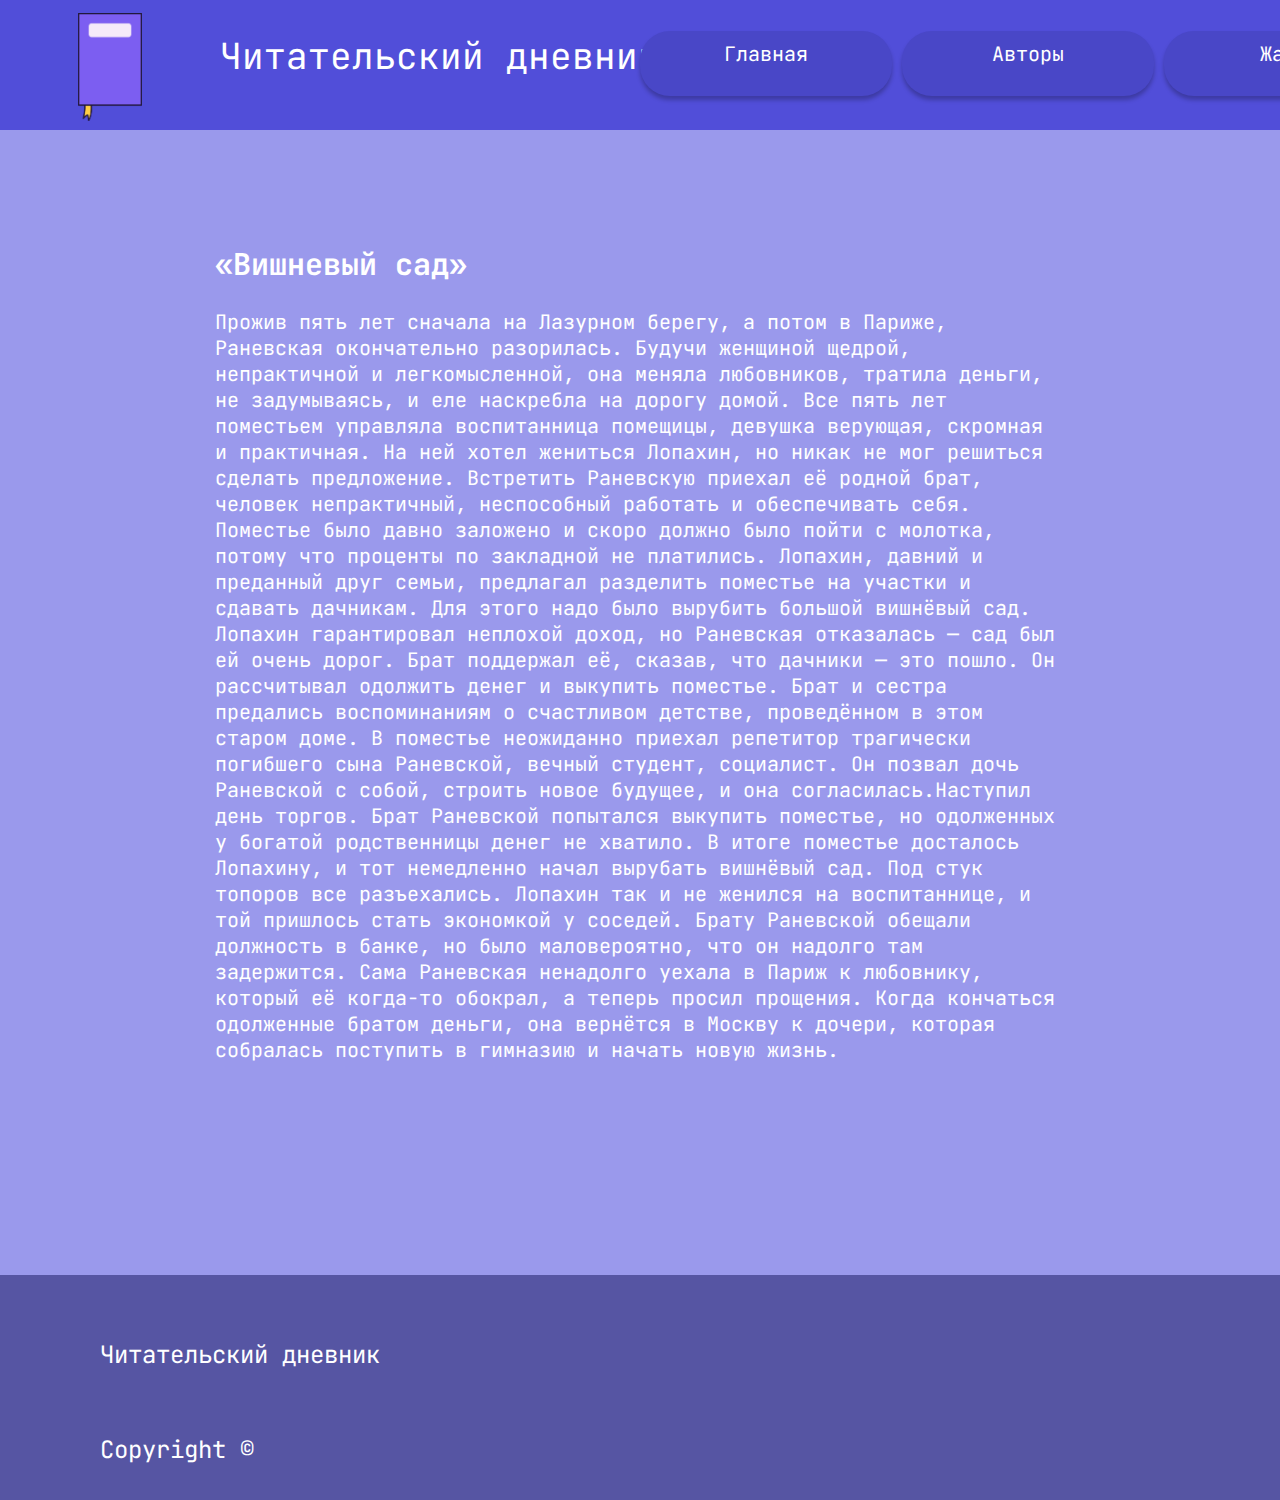
<file: visnya.html>
<!DOCTYPE html>
<html lang="ru">
<head>
    <meta charset="UTF-8">
    <link rel="stylesheet" href="comedystyle.css">
    <meta http-equiv="X-UA-Compatible" content="IE=edge">
    <meta name="viewport" content="width=device-width, initial-scale=1.0">
    <title>Читательский дневник</title>
</head>
<body>
    <header>
        <div class="logo"> 
            <img class="shapka" src='image/logo.png'>
            <p class="text"> Читательский дневник </p> 
        </div>
        <div>
            <a class="button" href="index.html"> Главная </a>
            <a class="button" href="avtors.html"> Авторы </a>
            <a class="button" href="genres.html"> Жанры </a>
        </div>
    </header>
    <main>
        <center>
            <article class = 'proza'>
                <h2> «Вишневый сад» </h2>
                <p> Прожив пять лет сначала на Лазурном берегу, а потом в Париже, Раневская окончательно разорилась. Будучи женщиной щедрой, непрактичной и легкомысленной, она меняла любовников, тратила деньги, не задумываясь, и еле наскребла на дорогу домой.
                    Все пять лет поместьем управляла воспитанница помещицы, девушка верующая, скромная и практичная. На ней хотел жениться Лопахин, но никак не мог решиться сделать предложение.
                    Встретить Раневскую приехал её родной брат, человек непрактичный, неспособный работать и обеспечивать себя.

Поместье было давно заложено и скоро должно было пойти с молотка, потому что проценты по закладной не платились. Лопахин, давний и преданный друг семьи, предлагал разделить поместье на участки и сдавать дачникам. Для этого надо было вырубить большой вишнёвый сад.

Лопахин гарантировал неплохой доход, но Раневская отказалась — сад был ей очень дорог. Брат поддержал её, сказав, что дачники — это пошло. Он рассчитывал одолжить денег и выкупить поместье. Брат и сестра предались воспоминаниям о счастливом детстве, проведённом в этом старом доме.

В поместье неожиданно приехал репетитор трагически погибшего сына Раневской, вечный студент, социалист. Он позвал дочь Раневской с собой, строить новое будущее, и она согласилась.Наступил день торгов. Брат Раневской попытался выкупить поместье, но одолженных у богатой родственницы денег не хватило. В итоге поместье досталось Лопахину, и тот немедленно начал вырубать вишнёвый сад.

Под стук топоров все разъехались. Лопахин так и не женился на воспитаннице, и той пришлось стать экономкой у соседей. Брату Раневской обещали должность в банке, но было маловероятно, что он надолго там задержится.

Сама Раневская ненадолго уехала в Париж к любовнику, который её когда-то обокрал, а теперь просил прощения. Когда кончаться одолженные братом деньги, она вернётся в Москву к дочери, которая собралась поступить в гимназию и начать новую жизнь.
                     </p>
            </article>
        </center>
    </main>
    <footer class = 'foot'>
        <p class = 'foot_text'> Читательский дневник </p>
        <p class = 'foot_text'> Copyright © </p>
    </footer>
</body>
</html>
</file>
<file: style.css>
@import url('https://fonts.googleapis.com/css2?family=JetBrains+Mono:wght@300&display=swap');

body {
    margin:0;
    background-color: #9A99EC;
    font-family: 'JetBrains Mono', monospace;
}


.shapka {
    height: 108px;
    width: 64px;;
    margin-left: 6.1%;
    margin-top: 1%;
}

header {
    background-color: #514ED9;
    height: 130px;
}

.text {
    color:white;
    margin-left: 6.1%;
    margin-top: 2.5%;
    font-size: 36px;

}

.logo {
    display:flex;
}


.button {
    text-decoration: none;
    font-size: 20px;
    color:white;
    display: inline-block;
    position: relative;
    bottom: 90px;
    left: 50%;
    padding:  10px;
    background-color: #4947C7;
    width: 232px;
    height: 45px;
    box-shadow: 0px 4px 4px rgba(0, 0, 0, 0.25);
    border-radius: 30px;
    text-align: center;
    
}

.hi {
    color: white;
    font-weight: 400;
    font-size: 36px;
    margin-left: 15%;
    position: absolute;
    margin-top: 20%;
}

.backhi {

    background-color: #7D7BEC;
    margin-left: 13%;
    position: absolute;
    margin-top: 16%;
    width: 73%;
    height: 25%;
    border-radius: 10px;
}

.foot {
    margin-top: 50%;
    position: absolute;
    background-color: #5655A3;
    width:100%;
    height:25%;
}

.foot_text {
    color:white;
    font-size: 24px;
    margin-left: 100px;
    margin-top: 5%;

}
</file>
<file: avtorsstyle.css>
@import url('https://fonts.googleapis.com/css2?family=JetBrains+Mono:wght@300&display=swap');

body {
    margin:0;
    background-color: #9A99EC;
    font-family: 'JetBrains Mono', monospace;
}


.shapka {
    height: 108px;
    width: 64px;;
    margin-left: 6.1%;
    margin-top: 1%;
}

header {
    background-color: #514ED9;
    height: 130px;
    margin-bottom: 7%;
}

.button {
    text-decoration: none;
    font-size: 20px;
    color:white;
    display: inline-block;
    position: relative;
    bottom: 90px;
    left: 50%;
    padding:  10px;
    background-color: #4947C7;
    width: 232px;
    height: 45px;
    box-shadow: 0px 4px 4px rgba(0, 0, 0, 0.25);
    border-radius: 30px;
    text-align: center;
    
}

.foot {
    margin-top: 5%;
    position: absolute;
    background-color: #5655A3;
    width:100%;
    height:25%;
}

.foot_text {
    color:white;
    font-size: 24px;
    margin-left: 100px;
    margin-top: 5%;

}

.text {
    color:white;
    margin-left: 6.1%;
    margin-top: 2.5%;
    font-size: 36px;

}

.logo {
    display:flex;
}

.auth>* {
    display: inline-block;
    color: white;
    font-size: 20px;
    font-weight: 400;
    width: 450px;
    vertical-align: middle;
}

.auth_img {
    border-radius: 10px;
    margin-right: 30px;
    width: 240px;
    height: 300px;
}

.auth {
    padding: 35px 280px;
}
</file>
<file: comedystyle.css>
@import url('https://fonts.googleapis.com/css2?family=JetBrains+Mono:wght@300&display=swap');

body {
    margin:0;
    background-color: #9A99EC;
    font-family: 'JetBrains Mono', monospace;
}


.shapka {
    height: 108px;
    width: 64px;;
    margin-left: 6.1%;
    margin-top: 1%;
}

header {
    background-color: #514ED9;
    height: 130px;
    margin-bottom: 7%;
}

.button {
    text-decoration: none;
    font-size: 20px;
    color:white;
    display: inline-block;
    position: relative;
    bottom: 90px;
    left: 50%;
    padding:  10px;
    background-color: #4947C7;
    width: 232px;
    height: 45px;
    box-shadow: 0px 4px 4px rgba(0, 0, 0, 0.25);
    border-radius: 30px;
    text-align: center;
    
}

.foot {
    margin-top: 15%;
    position: absolute;
    background-color: #5655A3;
    width:100%;
    height:25%;
}

.foot_text {
    color:white;
    font-size: 24px;
    margin-left: 100px;
    margin-top: 5%;

}

.text {
    color:white;
    margin-left: 6.1%;
    margin-top: 2.5%;
    font-size: 36px;

}

.logo {
    display:flex;
}

.proza {
    display: inline-block;
    color: white;
    font-size: 20px;
    font-weight: 400;
    width: 850px;
    text-align: left;
}

.non {
    text-decoration: none;
}

.space {
    margin-top: 5%;
    margin-bottom: 5%;
    color:rgb(182, 182, 182);
    width: 10%;
    background-color: rgb(182, 182, 182);
}
</file>
<file: genresstyle.css>
@import url('https://fonts.googleapis.com/css2?family=JetBrains+Mono:wght@300&display=swap');

body {
    margin:0;
    background-color: #9A99EC;
    font-family: 'JetBrains Mono', monospace;
}


.shapka {
    height: 108px;
    width: 64px;;
    margin-left: 6.1%;
    margin-top: 1%;
}

header {
    background-color: #514ED9;
    height: 130px;
}

.text {
    color:white;
    margin-left: 6.1%;
    margin-top: 2.5%;
    font-size: 36px;

}

.logo {
    display:flex;
}


.button {
    text-decoration: none;
    font-size: 20px;
    color:white;
    display: inline-block;
    position: relative;
    bottom: 90px;
    left: 50%;
    padding:  10px;
    background-color: #4947C7;
    width: 232px;
    height: 45px;
    box-shadow: 0px 4px 4px rgba(0, 0, 0, 0.25);
    border-radius: 30px;
    text-align: center;
    
}

.foot {
    margin-top: 20%;
    position: absolute;
    background-color: #5655A3;
    width:100%;
    height:45%;
}

.foot_text {
    color:white;
    font-size: 24px;
    margin-left: 100px;
    margin-top: 5%;

}

.but_genre {
    text-decoration: none;
    font-size: 20px;
    color:white;
    display: inline-block;
    top: 50px;
    left: 30%;
    position: relative;
    text-align: center;
    padding:  10px;
    background-color: #6f6dcd;
    width: 180px;
    height: 50px;
    box-shadow: 0px 4px 4px rgba(0, 0, 0, 0.25);
    border-radius: 20px;
}
</file>
